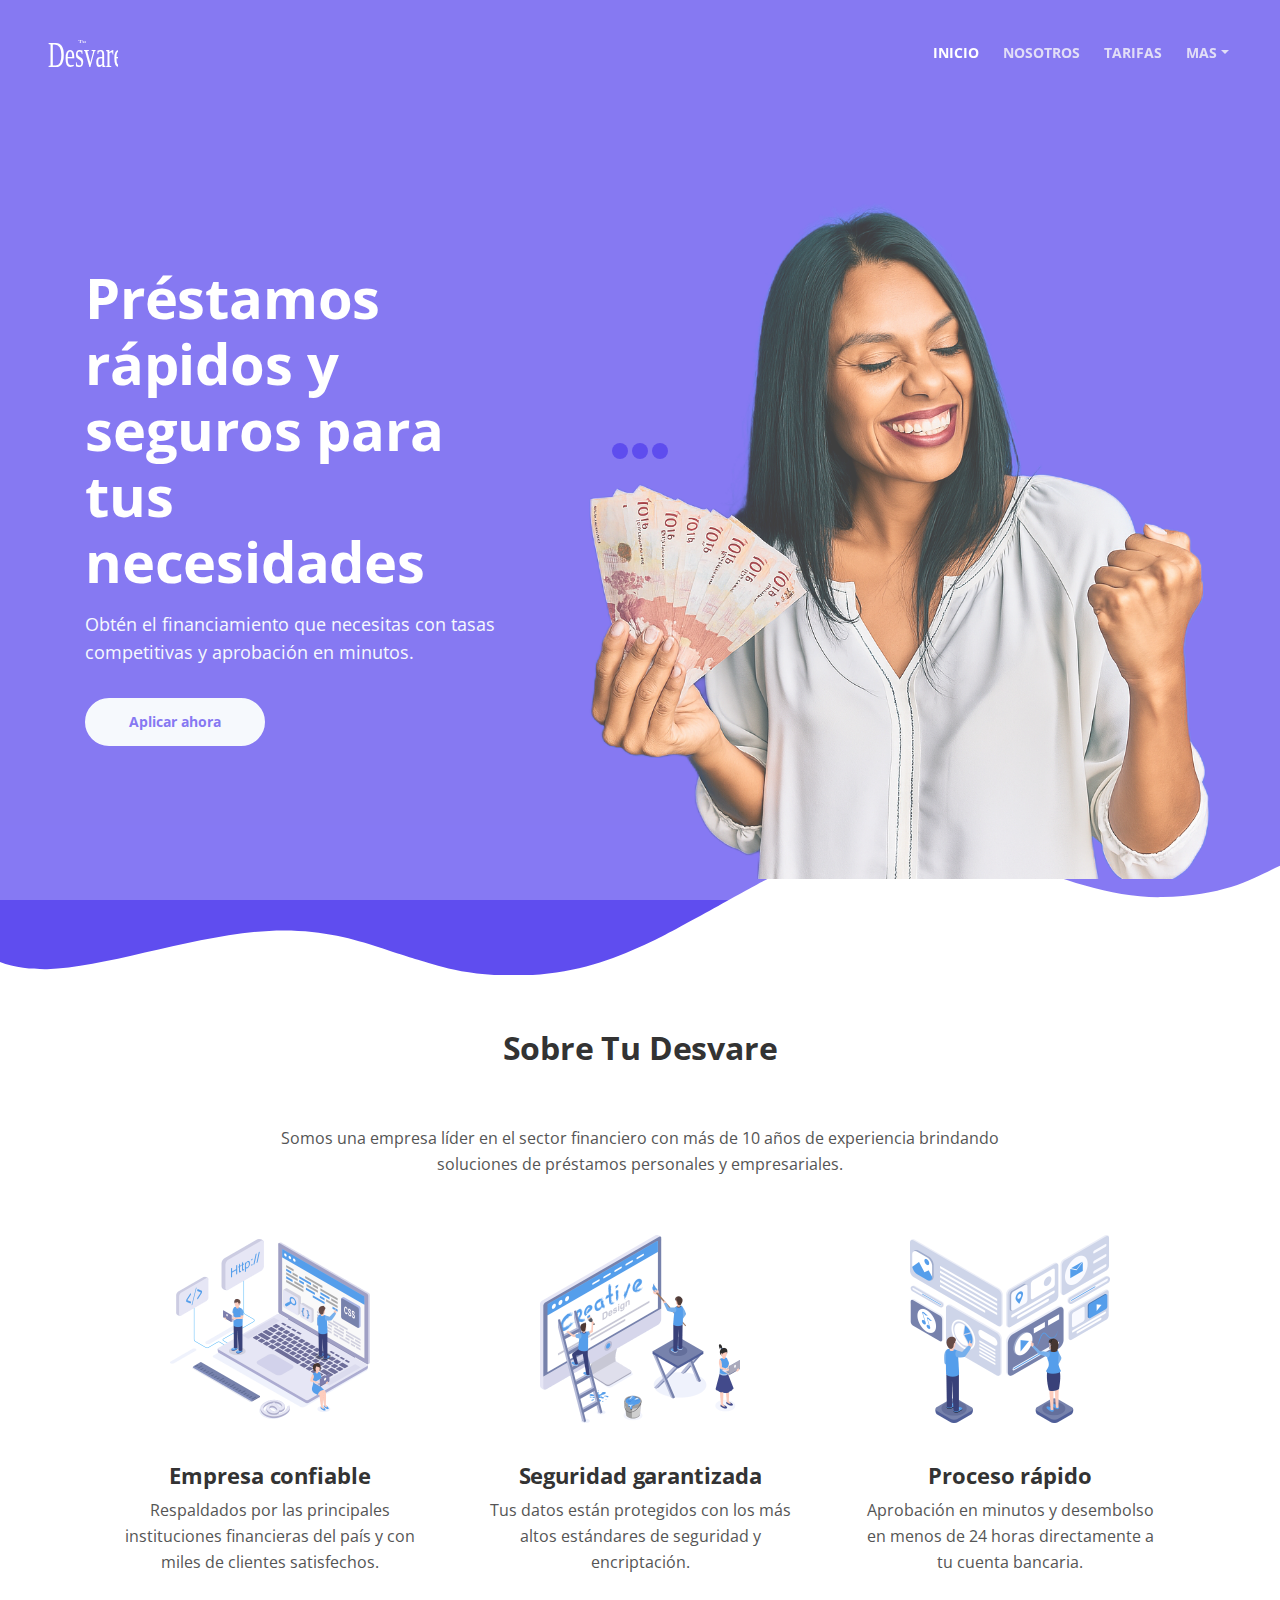
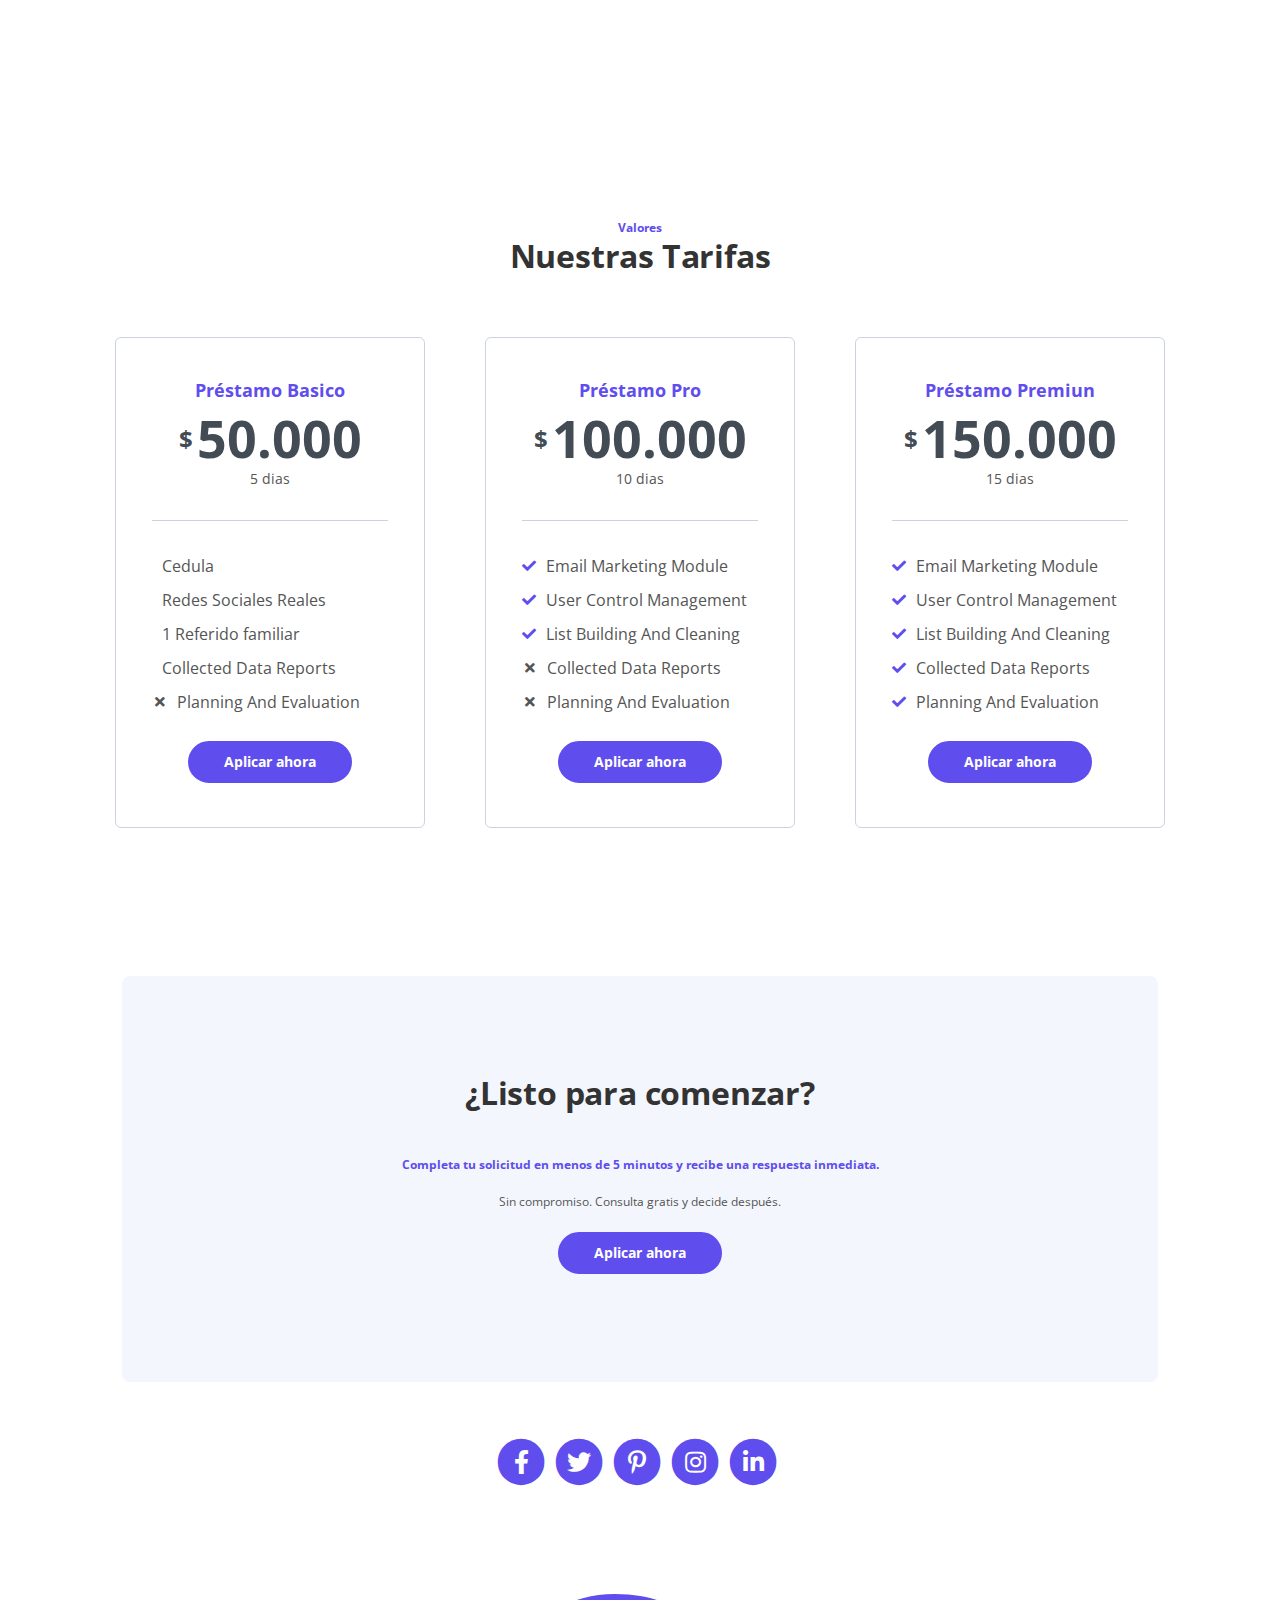
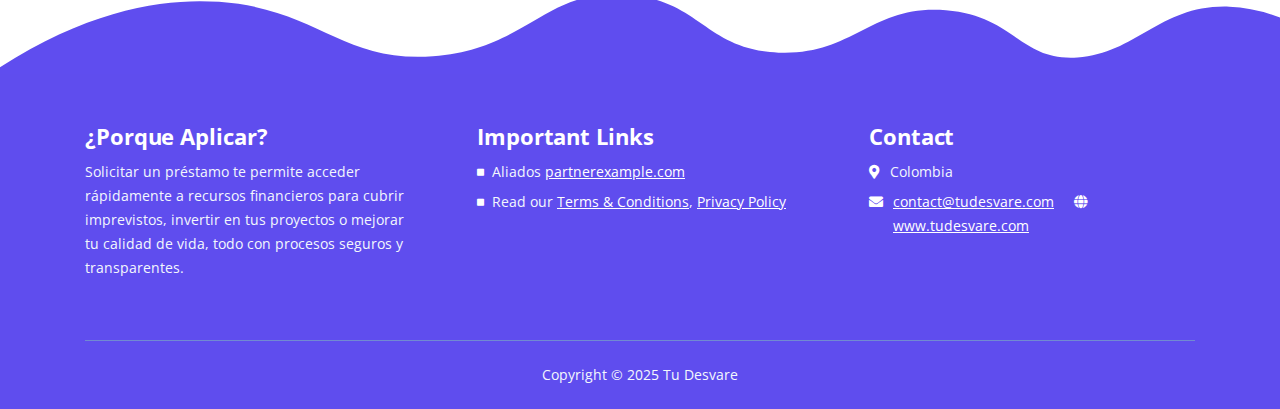
<file: index.html>
<!DOCTYPE html>
<html lang="en">
  <head>
    <meta charset="utf-8" />
    <meta
      name="viewport"
      content="width=device-width, initial-scale=1, shrink-to-fit=no"
    />

    <!-- SEO Meta Tags -->
    <meta
      name="description"
      content="Tu Desvare - Préstamos rápidos y seguros para tus necesidades"
    />
    <meta name="author" content="Inovatik" />

    <!-- OG Meta Tags to improve the way the post looks when you share the page on LinkedIn, Facebook, Google+ -->
    <meta property="og:site_name" content="" />
    <!-- website name -->
    <meta property="og:site" content="" />
    <!-- website link -->
    <meta property="og:title" content="" />
    <!-- title shown in the actual shared post -->
    <meta property="og:description" content="" />
    <!-- description shown in the actual shared post -->
    <meta property="og:image" content="" />
    <!-- image link, make sure it's jpg -->
    <meta property="og:url" content="" />
    <!-- where do you want your post to link to -->
    <meta property="og:type" content="article" />

    <!-- Website Title -->
    <title>Tu Desvare</title>

    <!-- Styles -->
    <link
      href="https://fonts.googleapis.com/css?family=Open+Sans:400,400i,700&display=swap&subset=latin-ext"
      rel="stylesheet"
    />
    <link href="css/bootstrap.css" rel="stylesheet" />
    <link href="css/fontawesome-all.css" rel="stylesheet" />
    <link href="css/swiper.css" rel="stylesheet" />
    <link href="css/magnific-popup.css" rel="stylesheet" />
    <link href="css/styles.css" rel="stylesheet" />

    <!-- Favicon  -->
    <link rel="icon" href="images/favicon.png" />
  </head>
  <body data-spy="scroll" data-target=".fixed-top">
    <!-- Preloader -->
    <div class="spinner-wrapper">
      <div class="spinner">
        <div class="bounce1"></div>
        <div class="bounce2"></div>
        <div class="bounce3"></div>
      </div>
    </div>
    <!-- end of preloader -->

    <!-- Navigation -->
    <nav class="navbar navbar-expand-lg navbar-dark navbar-custom fixed-top">
      <div class="container">
        <!-- Text Logo - Use this if you don't have a graphic logo -->
        <!-- <a class="navbar-brand logo-text page-scroll" href="index.html">Tivo</a> -->

        <!-- Image Logo -->
        <a class="navbar-brand logo-image" href="index.html"
          ><img src="images/logov1.svg" alt="alternative"
        /></a>

        <!-- Mobile Menu Toggle Button -->
        <button
          class="navbar-toggler"
          type="button"
          data-toggle="collapse"
          data-target="#navbarsExampleDefault"
          aria-controls="navbarsExampleDefault"
          aria-expanded="false"
          aria-label="Toggle navigation"
        >
          <span class="navbar-toggler-awesome fas fa-bars"></span>
          <span class="navbar-toggler-awesome fas fa-times"></span>
        </button>
        <!-- end of mobile menu toggle button -->

        <div class="collapse navbar-collapse" id="navbarsExampleDefault">
          <ul class="navbar-nav ml-auto">
            <li class="nav-item">
              <a class="nav-link page-scroll" href="#header"
                >INICIO <span class="sr-only">(current)</span></a
              >
            </li>
            <li class="nav-item">
              <a class="nav-link page-scroll" href="#about">NOSOTROS</a>
            </li>
            <li class="nav-item">
              <a class="nav-link page-scroll" href="#pricing">TARIFAS</a>
            </li>

            <!-- Dropdown Menu -->
            <li class="nav-item dropdown">
              <a
                class="nav-link dropdown-toggle page-scroll"
                href="#video"
                id="navbarDropdown"
                role="button"
                aria-haspopup="true"
                aria-expanded="false"
                >MAS</a
              >
              <div class="dropdown-menu" aria-labelledby="navbarDropdown">
                <div class="dropdown-items-divide-hr"></div>
                <a class="dropdown-item" href="terms-conditions.html"
                  ><span class="item-text">TERMINOS Y CONDICIONES</span></a
                >
                <div class="dropdown-items-divide-hr"></div>
                <a class="dropdown-item" href="privacy-policy.html"
                  ><span class="item-text">POLITICA DE PRIVACIDAD</span></a
                >
              </div>
            </li>
            <!-- end of dropdown menu -->
          </ul>
          <!--span class="nav-item">
                    <a class="btn-outline-sm" href="log-in.html">LOG IN</a>
                </span-->
        </div>
      </div>
      <!-- end of container -->
    </nav>
    <!-- end of navbar -->
    <!-- end of navigation -->

    <!-- Header -->
    <header id="header" class="header">
      <div class="header-content">
        <div class="container">
          <div class="row">
            <div class="col-lg-6 col-xl-5">
              <div class="text-container">
                <h1>Préstamos rápidos y seguros para tus necesidades</h1>
                <p class="p-large">
                  Obtén el financiamiento que necesitas con tasas competitivas y
                  aprobación en minutos.
                </p>
                <a class="btn-solid-lg page-scroll" href="#pricing"
                  >Aplicar ahora</a
                >
              </div>
              <!-- end of text-container -->
            </div>
            <!-- end of col -->
            <div class="col-lg-6 col-xl-7">
              <div class="image-container">
                <div class="img-wrapper">
                  <img
                    class="img-fluid"
                    src="images/poster-1.png"
                    alt="alternative"
                  />
                </div>
                <!-- end of img-wrapper -->
              </div>
              <!-- end of image-container -->
            </div>
            <!-- end of col -->
          </div>
          <!-- end of row -->
        </div>
        <!-- end of container -->
      </div>
      <!-- end of header-content -->
    </header>
    <!-- end of header -->
    <svg
      class="header-frame"
      data-name="Layer 1"
      xmlns="http://www.w3.org/2000/svg"
      preserveAspectRatio="none"
      viewBox="0 0 1920 310"
    >
      <defs>
        <style>
          .cls-1 {
            fill: #5f4def;
          }
        </style>
      </defs>
      <title>header-frame</title>
      <path
        class="cls-1"
        d="M0,283.054c22.75,12.98,53.1,15.2,70.635,14.808,92.115-2.077,238.3-79.9,354.895-79.938,59.97-.019,106.17,18.059,141.58,34,47.778,21.511,47.778,21.511,90,38.938,28.418,11.731,85.344,26.169,152.992,17.971,68.127-8.255,115.933-34.963,166.492-67.393,37.467-24.032,148.6-112.008,171.753-127.963,27.951-19.26,87.771-81.155,180.71-89.341,72.016-6.343,105.479,12.388,157.434,35.467,69.73,30.976,168.93,92.28,256.514,89.405,100.992-3.315,140.276-41.7,177-64.9V0.24H0V283.054Z"
      />
    </svg>
    <!-- end of header -->

    <!-- Description -->
    <div id="about" class="cards-1">
      <div class="container">
        <div class="row">
          <div class="col-lg-12">
            <h2 class="h2-heading">Sobre Tu Desvare</h2>
            <p class="p-heading">
              Somos una empresa líder en el sector financiero con más de 10 años
              de experiencia brindando soluciones de préstamos personales y
              empresariales.
            </p>
          </div>
          <!-- end of col -->
        </div>
        <!-- end of row -->
        <div class="row">
          <div class="col-lg-12">
            <!-- Card -->
            <div class="card">
              <div class="card-image">
                <img
                  class="img-fluid"
                  src="images/description-1.png"
                  alt="alternative"
                />
              </div>
              <div class="card-body">
                <h4 class="card-title">Empresa confiable</h4>
                <p>
                  Respaldados por las principales instituciones financieras del
                  país y con miles de clientes satisfechos.
                </p>
              </div>
            </div>
            <!-- end of card -->

            <!-- Card -->
            <div class="card">
              <div class="card-image">
                <img
                  class="img-fluid"
                  src="images/description-2.png"
                  alt="alternative"
                />
              </div>
              <div class="card-body">
                <h4 class="card-title">Seguridad garantizada</h4>
                <p>
                  Tus datos están protegidos con los más altos estándares de
                  seguridad y encriptación.
                </p>
              </div>
            </div>
            <!-- end of card -->

            <!-- Card -->
            <div class="card">
              <div class="card-image">
                <img
                  class="img-fluid"
                  src="images/description-3.png"
                  alt="alternative"
                />
              </div>
              <div class="card-body">
                <h4 class="card-title">Proceso rápido</h4>
                <p>
                  Aprobación en minutos y desembolso en menos de 24 horas
                  directamente a tu cuenta bancaria.
                </p>
              </div>
            </div>
            <!-- end of card -->
          </div>
          <!-- end of col -->
        </div>
        <!-- end of row -->
      </div>
      <!-- end of container -->
    </div>
    <!-- end of cards-1 -->
    <!-- end of description -->

    <!-- Details Lightboxes -->
    <!-- Details Lightbox 1 -->
    <div
      id="details-lightbox-1"
      class="lightbox-basic zoom-anim-dialog mfp-hide"
    >
      <div class="container">
        <div class="row">
          <button title="Close (Esc)" type="button" class="mfp-close x-button">
            ×
          </button>
          <div class="col-lg-8">
            <div class="image-container">
              <img
                class="img-fluid"
                src="images/details-lightbox.png"
                alt="alternative"
              />
            </div>
            <!-- end of image-container -->
          </div>
          <!-- end of col -->
          <div class="col-lg-4">
            <h3>List Building</h3>
            <hr />
            <h5>Core service</h5>
            <p>
              It's very easy to start using Tivo. You just need to fill out and
              submit the Sign Up Form and you will receive access to the app.
            </p>
            <ul class="list-unstyled li-space-lg">
              <li class="media">
                <i class="fas fa-square"></i>
                <div class="media-body">List building framework</div>
              </li>
              <li class="media">
                <i class="fas fa-square"></i>
                <div class="media-body">Easy database browsing</div>
              </li>
              <li class="media">
                <i class="fas fa-square"></i>
                <div class="media-body">User administration</div>
              </li>
              <li class="media">
                <i class="fas fa-square"></i>
                <div class="media-body">Automate user signup</div>
              </li>
              <li class="media">
                <i class="fas fa-square"></i>
                <div class="media-body">Quick formatting tools</div>
              </li>
              <li class="media">
                <i class="fas fa-square"></i>
                <div class="media-body">Fast email checking</div>
              </li>
            </ul>
            <a class="btn-solid-reg mfp-close" href="sign-up.html">SIGN UP</a>
            <a class="btn-outline-reg mfp-close as-button" href="#screenshots"
              >BACK</a
            >
          </div>
          <!-- end of col -->
        </div>
        <!-- end of row -->
      </div>
      <!-- end of container -->
    </div>
    <!-- end of lightbox-basic -->
    <!-- end of details lightbox 1 -->

    <!-- Details Lightbox 2 -->
    <div
      id="details-lightbox-2"
      class="lightbox-basic zoom-anim-dialog mfp-hide"
    >
      <div class="container">
        <div class="row">
          <button title="Close (Esc)" type="button" class="mfp-close x-button">
            ×
          </button>
          <div class="col-lg-8">
            <div class="image-container">
              <img
                class="img-fluid"
                src="images/details-lightbox.png"
                alt="alternative"
              />
            </div>
            <!-- end of image-container -->
          </div>
          <!-- end of col -->
          <div class="col-lg-4">
            <h3>Campaign Monitoring</h3>
            <hr />
            <h5>Core service</h5>
            <p>
              It's very easy to start using Tivo. You just need to fill out and
              submit the Sign Up Form and you will receive access to the app.
            </p>
            <ul class="list-unstyled li-space-lg">
              <li class="media">
                <i class="fas fa-square"></i>
                <div class="media-body">List building framework</div>
              </li>
              <li class="media">
                <i class="fas fa-square"></i>
                <div class="media-body">Easy database browsing</div>
              </li>
              <li class="media">
                <i class="fas fa-square"></i>
                <div class="media-body">User administration</div>
              </li>
              <li class="media">
                <i class="fas fa-square"></i>
                <div class="media-body">Automate user signup</div>
              </li>
              <li class="media">
                <i class="fas fa-square"></i>
                <div class="media-body">Quick formatting tools</div>
              </li>
              <li class="media">
                <i class="fas fa-square"></i>
                <div class="media-body">Fast email checking</div>
              </li>
            </ul>
            <a class="btn-solid-reg mfp-close" href="sign-up.html">SIGN UP</a>
            <a class="btn-outline-reg mfp-close as-button" href="#screenshots"
              >BACK</a
            >
          </div>
          <!-- end of col -->
        </div>
        <!-- end of row -->
      </div>
      <!-- end of container -->
    </div>
    <!-- end of lightbox-basic -->
    <!-- end of details lightbox 2 -->

    <!-- Details Lightbox 3 -->
    <div
      id="details-lightbox-3"
      class="lightbox-basic zoom-anim-dialog mfp-hide"
    >
      <div class="container">
        <div class="row">
          <button title="Close (Esc)" type="button" class="mfp-close x-button">
            ×
          </button>
          <div class="col-lg-8">
            <div class="image-container">
              <img
                class="img-fluid"
                src="images/details-lightbox.png"
                alt="alternative"
              />
            </div>
            <!-- end of image-container -->
          </div>
          <!-- end of col -->
          <div class="col-lg-4">
            <h3>Analytics Tools</h3>
            <hr />
            <h5>Core service</h5>
            <p>
              It's very easy to start using Tivo. You just need to fill out and
              submit the Sign Up Form and you will receive access to the app.
            </p>
            <ul class="list-unstyled li-space-lg">
              <li class="media">
                <i class="fas fa-square"></i>
                <div class="media-body">List building framework</div>
              </li>
              <li class="media">
                <i class="fas fa-square"></i>
                <div class="media-body">Easy database browsing</div>
              </li>
              <li class="media">
                <i class="fas fa-square"></i>
                <div class="media-body">User administration</div>
              </li>
              <li class="media">
                <i class="fas fa-square"></i>
                <div class="media-body">Automate user signup</div>
              </li>
              <li class="media">
                <i class="fas fa-square"></i>
                <div class="media-body">Quick formatting tools</div>
              </li>
              <li class="media">
                <i class="fas fa-square"></i>
                <div class="media-body">Fast email checking</div>
              </li>
            </ul>
            <a class="btn-solid-reg mfp-close" href="sign-up.html">SIGN UP</a>
            <a class="btn-outline-reg mfp-close as-button" href="#screenshots"
              >BACK</a
            >
          </div>
          <!-- end of col -->
        </div>
        <!-- end of row -->
      </div>
      <!-- end of container -->
    </div>
    <!-- end of lightbox-basic -->
    <!-- end of details lightbox 3 -->
    <!-- end of details lightboxes -->

    <!-- Pricing -->
    <div id="pricing" class="cards-2">
      <div class="container">
        <div class="row">
          <div class="col-lg-12">
            <div class="above-heading">Valores</div>
            <h2 class="h2-heading">Nuestras Tarifas</h2>
          </div>
          <!-- end of col -->
        </div>
        <!-- end of row -->
        <div class="row">
          <div class="col-lg-12">
            <!-- Card-->
            <div class="card">
              <div class="card-body">
                <div class="card-title">Préstamo Basico</div>
                <div class="price">
                  <span class="currency">$</span
                  ><span class="value">50.000</span>
                </div>
                <div class="frequency">5 dias</div>
                <div class="divider"></div>
                <ul class="list-unstyled li-space-lg">
                  <li class="media">
                    <i class="bi bi-1-circle-fill"></i>
                    <div class="media-body">Cedula</div>
                  </li>
                  <li class="media">
                    <i class="bi bi-1-circle-fill"></i>
                    <div class="media-body">Redes Sociales Reales</div>
                  </li>
                  <li class="media">
                    <i class="bi bi-1-circle-fill"></i>
                    <div class="media-body">1 Referido familiar</div>
                  </li>
                  <li class="media">
                    <i class="bi bi-1-circle-fill"></i>
                    <div class="media-body">Collected Data Reports</div>
                  </li>
                  <li class="media">
                    <i class="fas fa-times"></i>
                    <div class="media-body">Planning And Evaluation</div>
                  </li>
                </ul>
                <div class="button-wrapper">
                  <a class="btn-solid-reg page-scroll" href="sign-up.html"
                    >Aplicar ahora</a
                  >
                </div>
              </div>
            </div>
            <!-- end of card -->
            <!-- end of card -->

            <!-- Card-->
            <div class="card">
              <div class="card-body">
                <div class="card-title">Préstamo Pro</div>
                <div class="price">
                  <span class="currency">$</span
                  ><span class="value">100.000</span>
                </div>
                <div class="frequency">10 dias</div>
                <div class="divider"></div>
                <ul class="list-unstyled li-space-lg">
                  <li class="media">
                    <i class="fas fa-check"></i>
                    <div class="media-body">Email Marketing Module</div>
                  </li>
                  <li class="media">
                    <i class="fas fa-check"></i>
                    <div class="media-body">User Control Management</div>
                  </li>
                  <li class="media">
                    <i class="fas fa-check"></i>
                    <div class="media-body">List Building And Cleaning</div>
                  </li>
                  <li class="media">
                    <i class="fas fa-times"></i>
                    <div class="media-body">Collected Data Reports</div>
                  </li>
                  <li class="media">
                    <i class="fas fa-times"></i>
                    <div class="media-body">Planning And Evaluation</div>
                  </li>
                </ul>
                <div class="button-wrapper">
                  <a class="btn-solid-reg page-scroll" href="sign-up.html"
                    >Aplicar ahora</a
                  >
                </div>
              </div>
            </div>
            <!-- end of card -->
            <!-- end of card -->

            <!-- Card-->
            <div class="card">
              <!--<div class="label">
                            <p class="best-value">Best Value</p>
                        </div> -->
              <div class="card-body">
                <div class="card-title">Préstamo Premiun</div>
                <div class="price">
                  <span class="currency">$</span
                  ><span class="value">150.000</span>
                </div>
                <div class="frequency">15 dias</div>
                <div class="divider"></div>
                <ul class="list-unstyled li-space-lg">
                  <li class="media">
                    <i class="fas fa-check"></i>
                    <div class="media-body">Email Marketing Module</div>
                  </li>
                  <li class="media">
                    <i class="fas fa-check"></i>
                    <div class="media-body">User Control Management</div>
                  </li>
                  <li class="media">
                    <i class="fas fa-check"></i>
                    <div class="media-body">List Building And Cleaning</div>
                  </li>
                  <li class="media">
                    <i class="fas fa-check"></i>
                    <div class="media-body">Collected Data Reports</div>
                  </li>
                  <li class="media">
                    <i class="fas fa-check"></i>
                    <div class="media-body">Planning And Evaluation</div>
                  </li>
                </ul>
                <div class="button-wrapper">
                  <a class="btn-solid-reg page-scroll" href="sign-up.html"
                    >Aplicar ahora</a
                  >
                </div>
              </div>
            </div>
            <!-- end of card -->
            <!-- end of card -->
          </div>
          <!-- end of col -->
        </div>
        <!-- end of row -->
      </div>
      <!-- end of container -->
    </div>
    <!-- end of cards-2 -->
    <!-- end of pricing -->

    <!-- Newsletter -->
    <div class="form">
      <div class="container">
        <div class="row">
          <div class="col-lg-12">
            <div class="text-container">
              <h2>¿Listo para comenzar?</h2>
              <div class="above-heading">
                Completa tu solicitud en menos de 5 minutos y recibe una
                respuesta inmediata.
              </div>

              <!-- Newsletter Form -->
              <form
                id="newsletterForm"
                data-toggle="validator"
                data-focus="false"
              >
                <div class="form-group"></div>
                <div class="form-group checkbox">
                  Sin compromiso. Consulta gratis y decide después.
                  <div class="help-block with-errors"></div>
                </div>
                <div class="form-group">
                  <a class="btn-solid-reg" href="#">Aplicar ahora</a>
                </div>
              </form>
              <!-- end of newsletter form -->
            </div>
            <!-- end of text-container -->
          </div>
          <!-- end of col -->
        </div>
        <!-- end of row -->
        <div class="row">
          <div class="col-lg-12">
            <div class="icon-container">
              <span class="fa-stack">
                <a href="#your-link">
                  <i class="fas fa-circle fa-stack-2x"></i>
                  <i class="fab fa-facebook-f fa-stack-1x"></i>
                </a>
              </span>
              <span class="fa-stack">
                <a href="#your-link">
                  <i class="fas fa-circle fa-stack-2x"></i>
                  <i class="fab fa-twitter fa-stack-1x"></i>
                </a>
              </span>
              <span class="fa-stack">
                <a href="#your-link">
                  <i class="fas fa-circle fa-stack-2x"></i>
                  <i class="fab fa-pinterest-p fa-stack-1x"></i>
                </a>
              </span>
              <span class="fa-stack">
                <a href="#your-link">
                  <i class="fas fa-circle fa-stack-2x"></i>
                  <i class="fab fa-instagram fa-stack-1x"></i>
                </a>
              </span>
              <span class="fa-stack">
                <a href="#your-link">
                  <i class="fas fa-circle fa-stack-2x"></i>
                  <i class="fab fa-linkedin-in fa-stack-1x"></i>
                </a>
              </span>
            </div>
            <!-- end of col -->
          </div>
          <!-- end of col -->
        </div>
        <!-- end of row -->
      </div>
      <!-- end of container -->
    </div>
    <!-- end of form -->
    <!-- end of newsletter -->

    <!-- Footer -->
    <svg
      class="footer-frame"
      data-name="Layer 2"
      xmlns="http://www.w3.org/2000/svg"
      preserveAspectRatio="none"
      viewBox="0 0 1920 79"
    >
      <defs>
        <style>
          .cls-2 {
            fill: #5f4def;
          }
        </style>
      </defs>
      <title>footer-frame</title>
      <path
        class="cls-2"
        d="M0,72.427C143,12.138,255.5,4.577,328.644,7.943c147.721,6.8,183.881,60.242,320.83,53.737,143-6.793,167.826-68.128,293-60.9,109.095,6.3,115.68,54.364,225.251,57.319,113.58,3.064,138.8-47.711,251.189-41.8,104.012,5.474,109.713,50.4,197.369,46.572,89.549-3.91,124.375-52.563,227.622-50.155A338.646,338.646,0,0,1,1920,23.467V79.75H0V72.427Z"
        transform="translate(0 -0.188)"
      />
    </svg>
    <div class="footer">
      <div class="container">
        <div class="row">
          <div class="col-md-4">
            <div class="footer-col first">
              <h4>¿Porque Aplicar?</h4>
              <p class="p-small">
                Solicitar un préstamo te permite acceder rápidamente a recursos
                financieros para cubrir imprevistos, invertir en tus proyectos o
                mejorar tu calidad de vida, todo con procesos seguros y
                transparentes.
              </p>
            </div>
          </div>
          <!-- end of col -->
          <div class="col-md-4">
            <div class="footer-col middle">
              <h4>Important Links</h4>
              <ul class="list-unstyled li-space-lg p-small">
                <li class="media">
                  <i class="fas fa-square"></i>
                  <div class="media-body">
                    Aliados
                    <a class="white" href="#your-link">partnerexample.com</a>
                  </div>
                </li>
                <li class="media">
                  <i class="fas fa-square"></i>
                  <div class="media-body">
                    Read our
                    <a class="white" href="terms-conditions.html"
                      >Terms & Conditions</a
                    >,
                    <a class="white" href="privacy-policy.html"
                      >Privacy Policy</a
                    >
                  </div>
                </li>
              </ul>
            </div>
          </div>
          <!-- end of col -->
          <div class="col-md-4">
            <div class="footer-col last">
              <h4>Contact</h4>
              <ul class="list-unstyled li-space-lg p-small">
                <li class="media">
                  <i class="fas fa-map-marker-alt"></i>
                  <div class="media-body">Colombia</div>
                </li>
                <li class="media">
                  <i class="fas fa-envelope"></i>
                  <div class="media-body">
                    <a class="white" href="mailto:contact@tivo.com"
                      >contact@tudesvare.com</a
                    >
                    <i class="fas fa-globe"></i
                    ><a class="white" href="#your-link">www.tudesvare.com</a>
                  </div>
                </li>
              </ul>
            </div>
          </div>
          <!-- end of col -->
        </div>
        <!-- end of row -->
      </div>
      <!-- end of container -->
    </div>
    <!-- end of footer -->
    <!-- end of footer -->

    <!-- Copyright -->
    <div class="copyright">
      <div class="container">
        <div class="row">
          <div class="col-lg-12">
            <p class="p-small">
              Copyright © 2025 <a href="https://inovatik.com">Tu Desvare</a>
            </p>
          </div>
          <!-- end of col -->
        </div>
        <!-- enf of row -->
      </div>
      <!-- end of container -->
    </div>
    <!-- end of copyright -->
    <!-- end of copyright -->

    <!-- Scripts -->
    <script src="js/jquery.min.js"></script>
    <!-- jQuery for Bootstrap's JavaScript plugins -->
    <script src="js/popper.min.js"></script>
    <!-- Popper tooltip library for Bootstrap -->
    <script src="js/bootstrap.min.js"></script>
    <!-- Bootstrap framework -->
    <script src="js/jquery.easing.min.js"></script>
    <!-- jQuery Easing for smooth scrolling between anchors -->
    <script src="js/swiper.min.js"></script>
    <!-- Swiper for image and text sliders -->
    <script src="js/jquery.magnific-popup.js"></script>
    <!-- Magnific Popup for lightboxes -->
    <script src="js/validator.min.js"></script>
    <!-- Validator.js - Bootstrap plugin that validates forms -->
    <script src="js/scripts.js"></script>
    <!-- Custom scripts -->
  </body>
</html>
</file>
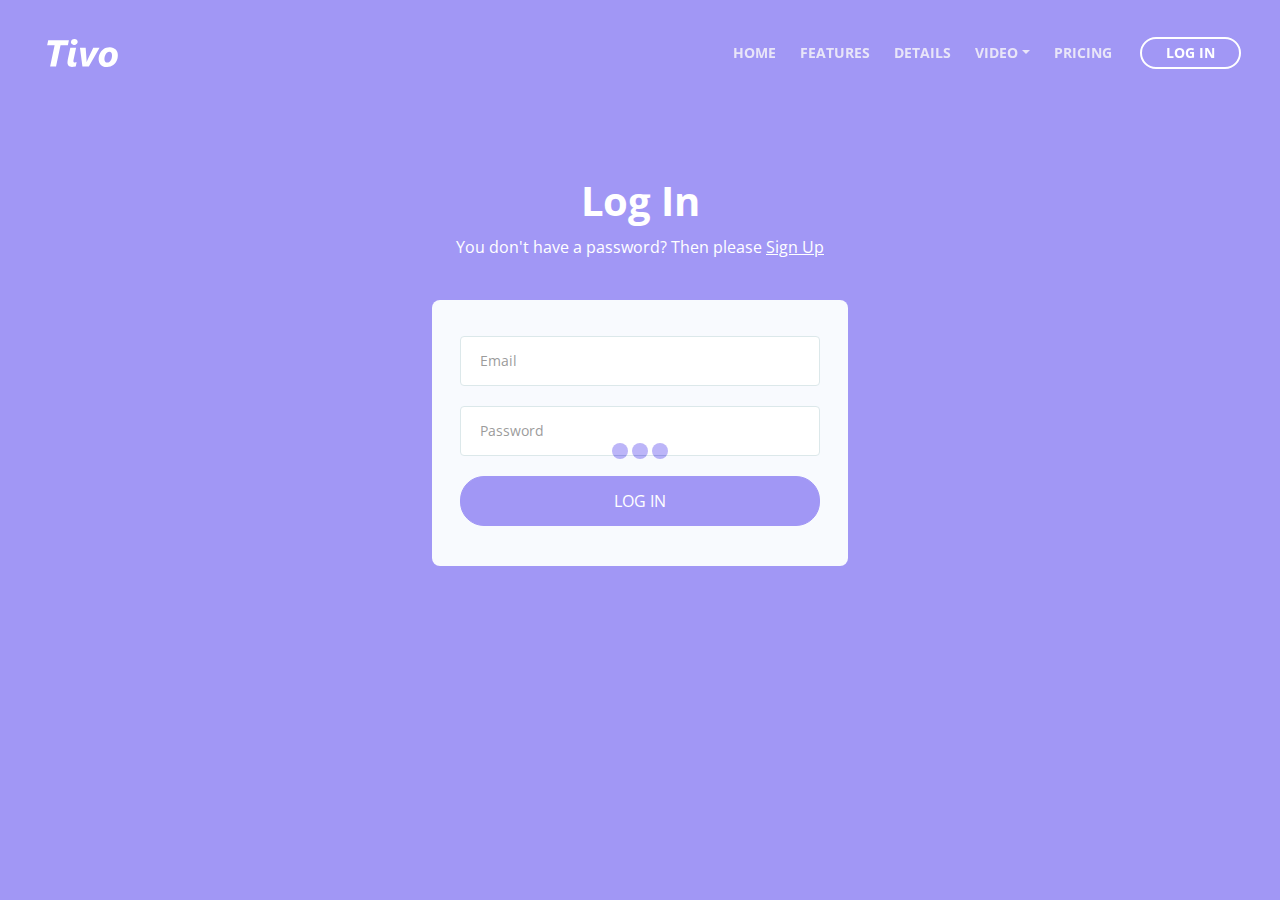
<file: log-in.html>
<!DOCTYPE html>
<html lang="en">
<head>
    <meta charset="utf-8">
    <meta name="viewport" content="width=device-width, initial-scale=1, shrink-to-fit=no">
    
    <!-- SEO Meta Tags -->
    <meta name="description" content="Tivo is a HTML landing page template built with Bootstrap to help you crate engaging presentations for SaaS apps and convert visitors into users.">
    <meta name="author" content="Inovatik">

    <!-- OG Meta Tags to improve the way the post looks when you share the page on LinkedIn, Facebook, Google+ -->
	<meta property="og:site_name" content="" /> <!-- website name -->
	<meta property="og:site" content="" /> <!-- website link -->
	<meta property="og:title" content=""/> <!-- title shown in the actual shared post -->
	<meta property="og:description" content="" /> <!-- description shown in the actual shared post -->
	<meta property="og:image" content="" /> <!-- image link, make sure it's jpg -->
	<meta property="og:url" content="" /> <!-- where do you want your post to link to -->
	<meta property="og:type" content="article" />

    <!-- Website Title -->
    <title>Log In - Tivo - SaaS App HTML Landing Page Template</title>
    
    <!-- Styles -->
    <link href="https://fonts.googleapis.com/css?family=Open+Sans:400,400i,700&display=swap&subset=latin-ext" rel="stylesheet">
    <link href="css/bootstrap.css" rel="stylesheet">
    <link href="css/fontawesome-all.css" rel="stylesheet">
    <link href="css/swiper.css" rel="stylesheet">
	<link href="css/magnific-popup.css" rel="stylesheet">
	<link href="css/styles.css" rel="stylesheet">
	
	<!-- Favicon  -->
    <link rel="icon" href="images/favicon.png">
</head>
<body data-spy="scroll" data-target=".fixed-top">
    
    <!-- Preloader -->
	<div class="spinner-wrapper">
        <div class="spinner">
            <div class="bounce1"></div>
            <div class="bounce2"></div>
            <div class="bounce3"></div>
        </div>
    </div>
    <!-- end of preloader -->
    

    <!-- Navigation -->
    <nav class="navbar navbar-expand-lg navbar-dark navbar-custom fixed-top">
        <div class="container">

            <!-- Text Logo - Use this if you don't have a graphic logo -->
            <!-- <a class="navbar-brand logo-text page-scroll" href="index.html">Tivo</a> -->

            <!-- Image Logo -->
            <a class="navbar-brand logo-image" href="index.html"><img src="images/logo.svg" alt="alternative"></a> 
            
            <!-- Mobile Menu Toggle Button -->
            <button class="navbar-toggler" type="button" data-toggle="collapse" data-target="#navbarsExampleDefault" aria-controls="navbarsExampleDefault" aria-expanded="false" aria-label="Toggle navigation">
                <span class="navbar-toggler-awesome fas fa-bars"></span>
                <span class="navbar-toggler-awesome fas fa-times"></span>
            </button>
            <!-- end of mobile menu toggle button -->

            <div class="collapse navbar-collapse" id="navbarsExampleDefault">
                <ul class="navbar-nav ml-auto">
                    <li class="nav-item">
                        <a class="nav-link page-scroll" href="index.html#header">HOME <span class="sr-only">(current)</span></a>
                    </li>
                    <li class="nav-item">
                        <a class="nav-link page-scroll" href="index.html#features">FEATURES</a>
                    </li>
                    <li class="nav-item">
                        <a class="nav-link page-scroll" href="index.html#details">DETAILS</a>
                    </li>

                    <!-- Dropdown Menu -->          
                    <li class="nav-item dropdown">
                        <a class="nav-link dropdown-toggle page-scroll" href="index.html#video" id="navbarDropdown" role="button" aria-haspopup="true" aria-expanded="false">VIDEO</a>
                        <div class="dropdown-menu" aria-labelledby="navbarDropdown">
                            <a class="dropdown-item" href="article-details.html"><span class="item-text">ARTICLE DETAILS</span></a>
                            <div class="dropdown-items-divide-hr"></div>
                            <a class="dropdown-item" href="terms-conditions.html"><span class="item-text">TERMS CONDITIONS</span></a>
                            <div class="dropdown-items-divide-hr"></div>
                            <a class="dropdown-item" href="privacy-policy.html"><span class="item-text">PRIVACY POLICY</span></a>
                        </div>
                    </li>
                    <!-- end of dropdown menu -->

                    <li class="nav-item">
                        <a class="nav-link page-scroll" href="index.html#pricing">PRICING</a>
                    </li>
                </ul>
                <span class="nav-item">
                    <a class="btn-outline-sm" href="log-in.html">LOG IN</a>
                </span>
            </div>
        </div> <!-- end of container -->
    </nav> <!-- end of navbar -->
    <!-- end of navigation -->


    <!-- Header -->
    <header id="header" class="ex-2-header">
        <div class="container">
            <div class="row">
                <div class="col-lg-12">
                    <h1>Log In</h1>
                   <p>You don't have a password? Then please <a class="white" href="sign-up.html">Sign Up</a></p> 
                    <!-- Sign Up Form -->
                    <div class="form-container">
                        <form id="logInForm" data-toggle="validator" data-focus="false">
                            <div class="form-group">
                                <input type="email" class="form-control-input" id="lemail" required>
                                <label class="label-control" for="lemail">Email</label>
                                <div class="help-block with-errors"></div>
                            </div>
                            <div class="form-group">
                                <input type="text" class="form-control-input" id="lpassword" required>
                                <label class="label-control" for="lpassword">Password</label>
                                <div class="help-block with-errors"></div>
                            </div>
                            <div class="form-group">
                                <button type="submit" class="form-control-submit-button">LOG IN</button>
                            </div>
                            <div class="form-message">
                                <div id="lmsgSubmit" class="h3 text-center hidden"></div>
                            </div>
                        </form>
                    </div> <!-- end of form container -->
                    <!-- end of sign up form -->

                </div> <!-- end of col -->
            </div> <!-- end of row -->
        </div> <!-- end of container -->
    </header> <!-- end of ex-header -->
    <!-- end of header -->


    <!-- Scripts -->
    <script src="js/jquery.min.js"></script> <!-- jQuery for Bootstrap's JavaScript plugins -->
    <script src="js/popper.min.js"></script> <!-- Popper tooltip library for Bootstrap -->
    <script src="js/bootstrap.min.js"></script> <!-- Bootstrap framework -->
    <script src="js/jquery.easing.min.js"></script> <!-- jQuery Easing for smooth scrolling between anchors -->
    <script src="js/swiper.min.js"></script> <!-- Swiper for image and text sliders -->
    <script src="js/jquery.magnific-popup.js"></script> <!-- Magnific Popup for lightboxes -->
    <script src="js/validator.min.js"></script> <!-- Validator.js - Bootstrap plugin that validates forms -->
    <script src="js/scripts.js"></script> <!-- Custom scripts -->
</body>
</html>
</file>
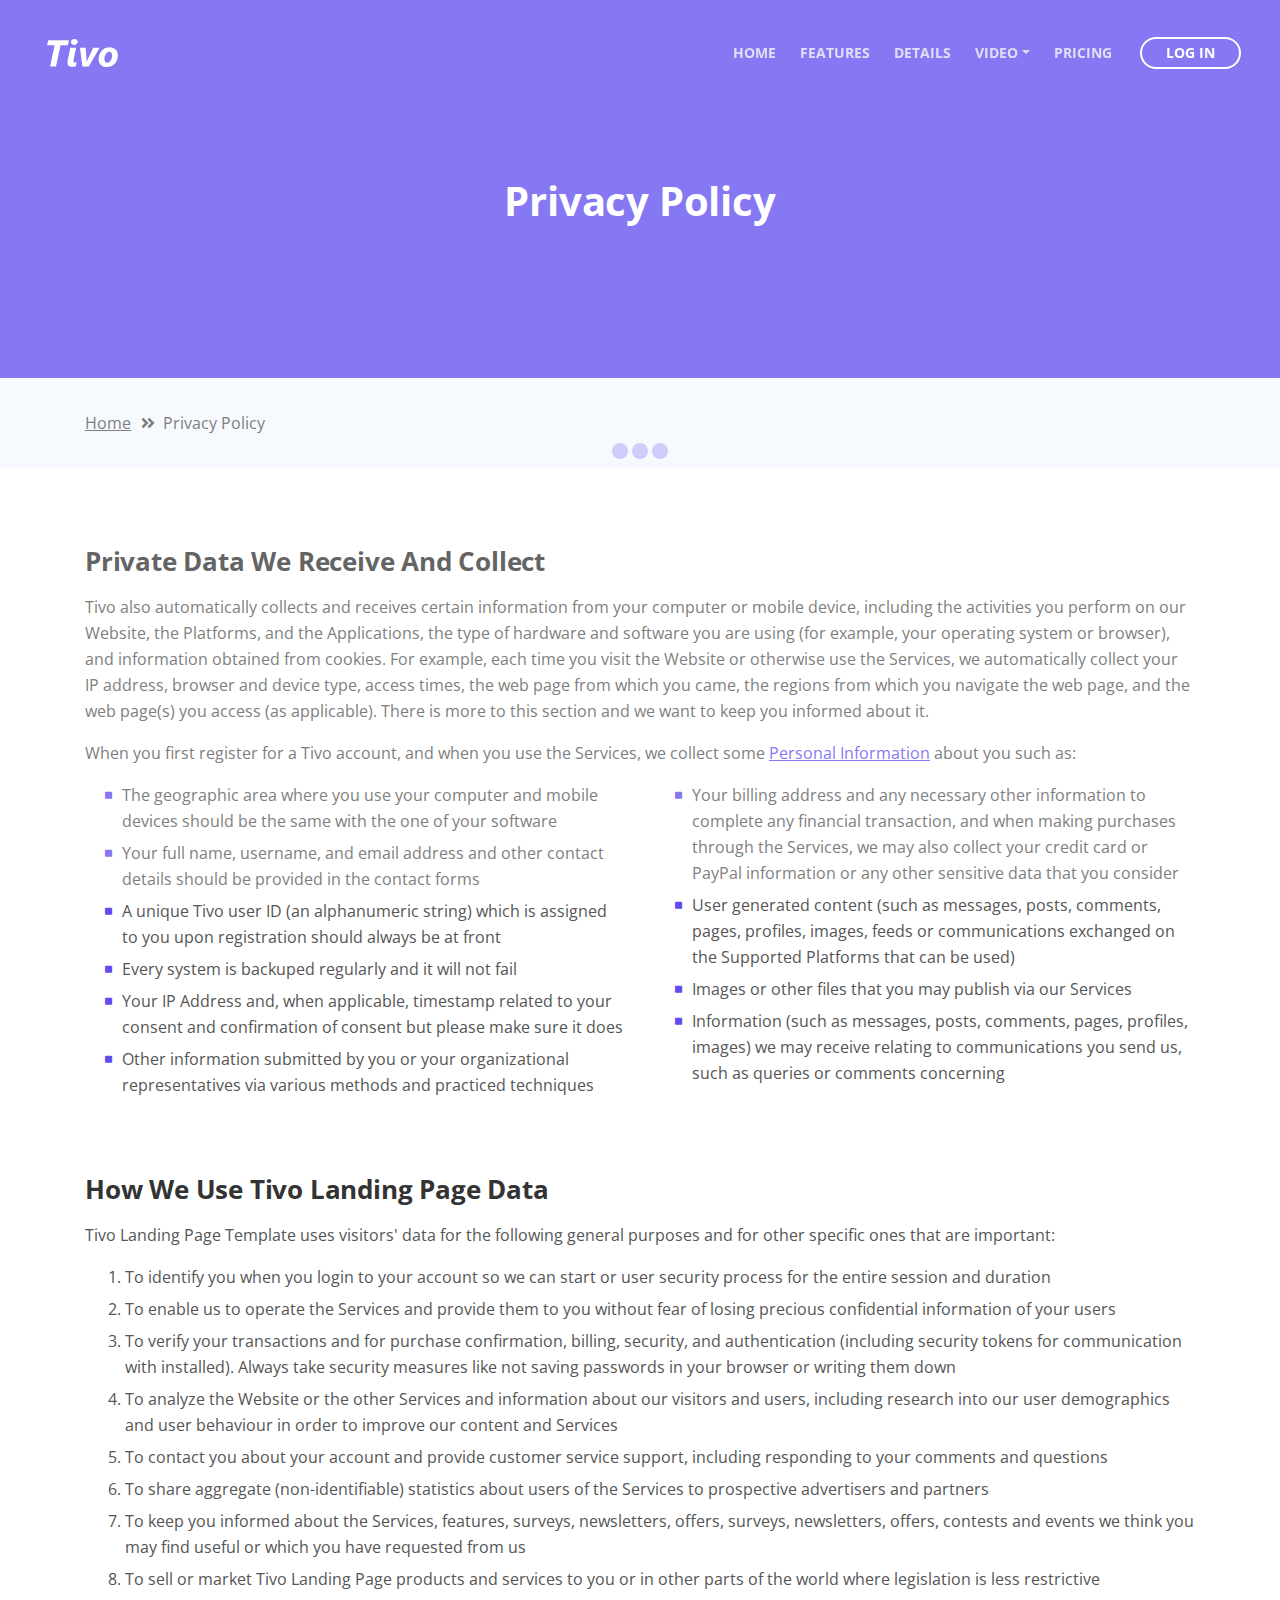
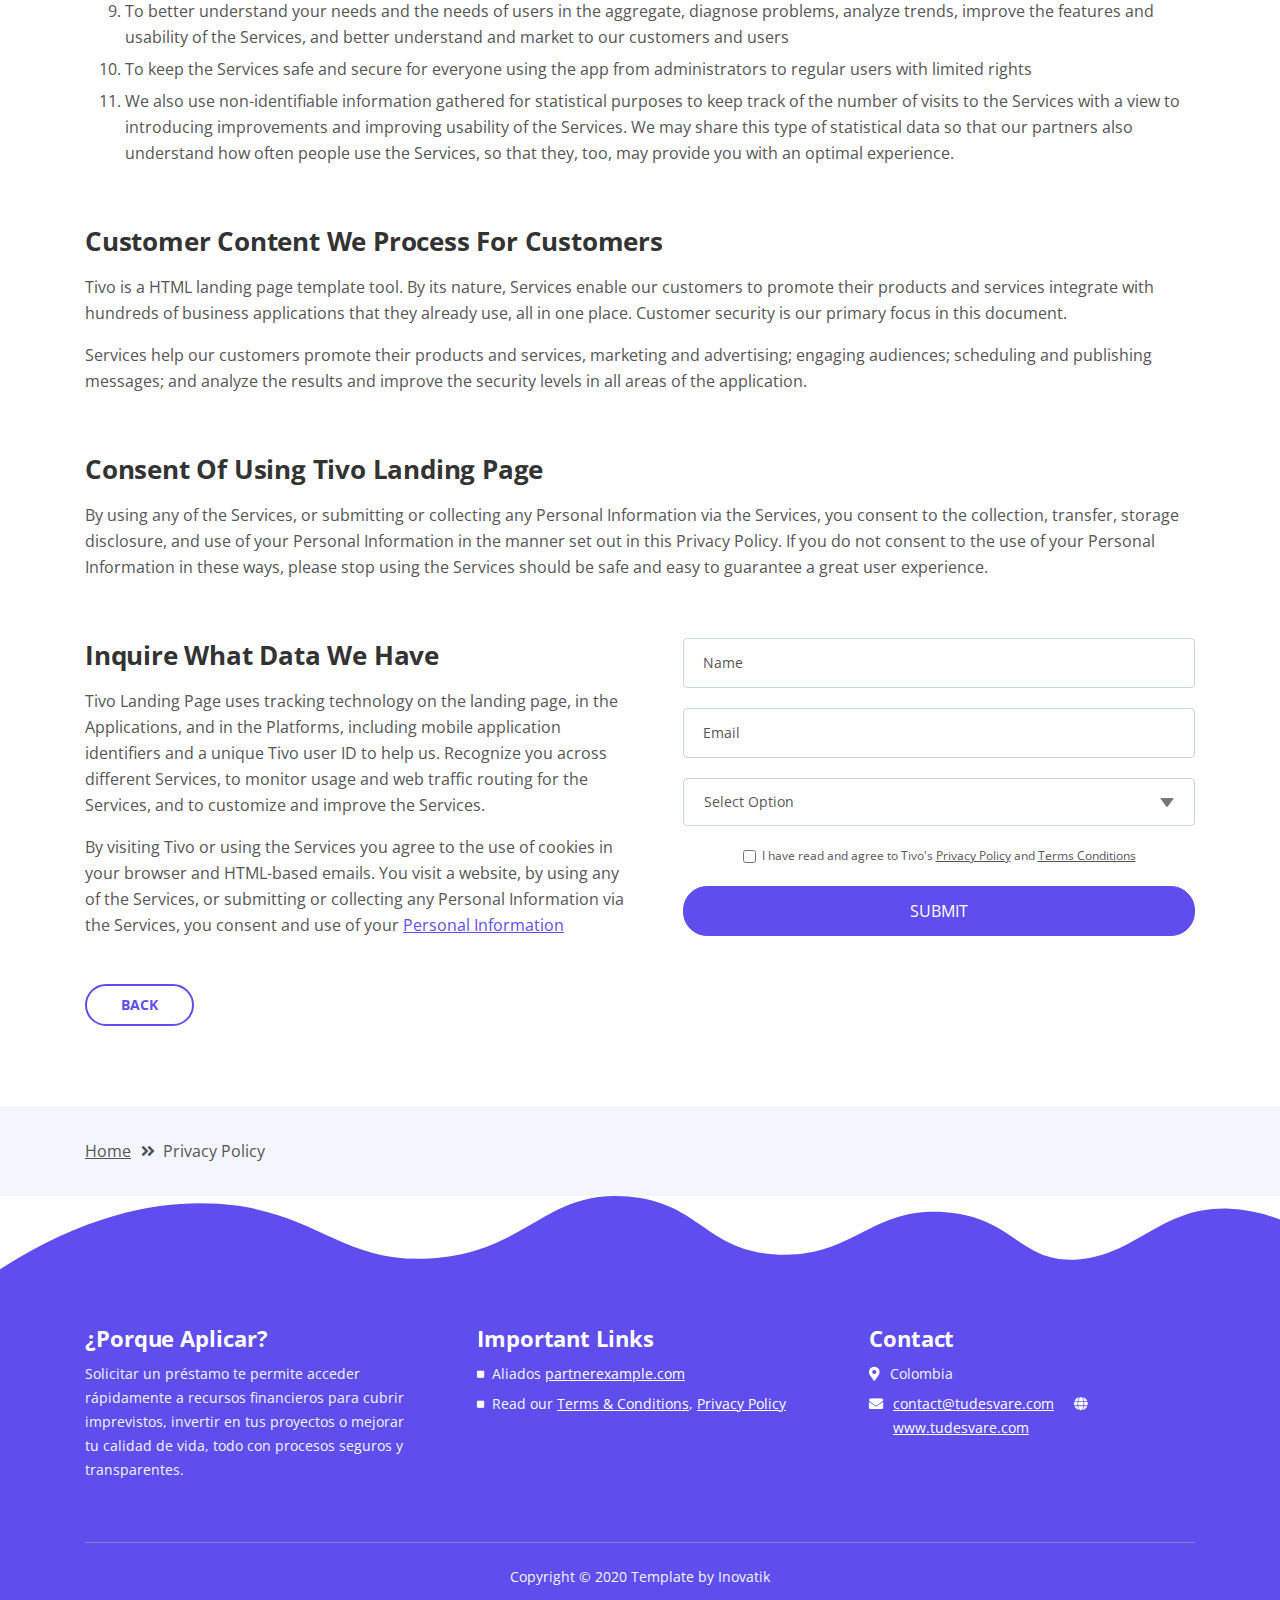
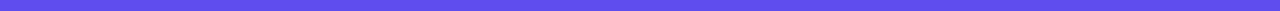
<file: privacy-policy.html>
<!DOCTYPE html>
<html lang="en">
<head>
    <meta charset="utf-8">
    <meta name="viewport" content="width=device-width, initial-scale=1, shrink-to-fit=no">
    
    <!-- SEO Meta Tags -->
    <meta name="description" content="">
    <meta name="author" content="">

    <!-- OG Meta Tags to improve the way the post looks when you share the page on LinkedIn, Facebook, Google+ -->
	<meta property="og:site_name" content="" /> <!-- website name -->
	<meta property="og:site" content="" /> <!-- website link -->
	<meta property="og:title" content=""/> <!-- title shown in the actual shared post -->
	<meta property="og:description" content="" /> <!-- description shown in the actual shared post -->
	<meta property="og:image" content="" /> <!-- image link, make sure it's jpg -->
	<meta property="og:url" content="" /> <!-- where do you want your post to link to -->
	<meta property="og:type" content="article" />

    <!-- Website Title -->
    <title>Privacy Policy - Tivo - SaaS App HTML Landing Page Template</title>
    
    <!-- Styles -->
    <link href="https://fonts.googleapis.com/css?family=Open+Sans:400,400i,700&display=swap&subset=latin-ext" rel="stylesheet">
    <link href="css/bootstrap.css" rel="stylesheet">
    <link href="css/fontawesome-all.css" rel="stylesheet">
    <link href="css/swiper.css" rel="stylesheet">
	<link href="css/magnific-popup.css" rel="stylesheet">
	<link href="css/styles.css" rel="stylesheet">
	
	<!-- Favicon  -->
    <link rel="icon" href="images/favicon.png">
</head>
<body data-spy="scroll" data-target=".fixed-top">
    
    <!-- Preloader -->
	<div class="spinner-wrapper">
        <div class="spinner">
            <div class="bounce1"></div>
            <div class="bounce2"></div>
            <div class="bounce3"></div>
        </div>
    </div>
    <!-- end of preloader -->
    

    <!-- Navigation -->
    <nav class="navbar navbar-expand-lg navbar-dark navbar-custom fixed-top">
        <div class="container">

            <!-- Text Logo - Use this if you don't have a graphic logo -->
            <!-- <a class="navbar-brand logo-text page-scroll" href="index.html">Tivo</a> -->

            <!-- Image Logo -->
            <a class="navbar-brand logo-image" href="index.html"><img src="images/logo.svg" alt="alternative"></a> 
            
            <!-- Mobile Menu Toggle Button -->
            <button class="navbar-toggler" type="button" data-toggle="collapse" data-target="#navbarsExampleDefault" aria-controls="navbarsExampleDefault" aria-expanded="false" aria-label="Toggle navigation">
                <span class="navbar-toggler-awesome fas fa-bars"></span>
                <span class="navbar-toggler-awesome fas fa-times"></span>
            </button>
            <!-- end of mobile menu toggle button -->

            <div class="collapse navbar-collapse" id="navbarsExampleDefault">
                <ul class="navbar-nav ml-auto">
                    <li class="nav-item">
                        <a class="nav-link page-scroll" href="index.html#header">HOME <span class="sr-only">(current)</span></a>
                    </li>
                    <li class="nav-item">
                        <a class="nav-link page-scroll" href="index.html#features">FEATURES</a>
                    </li>
                    <li class="nav-item">
                        <a class="nav-link page-scroll" href="index.html#details">DETAILS</a>
                    </li>

                    <!-- Dropdown Menu -->          
                    <li class="nav-item dropdown">
                        <a class="nav-link dropdown-toggle page-scroll" href="index.html#video" id="navbarDropdown" role="button" aria-haspopup="true" aria-expanded="false">VIDEO</a>
                        <div class="dropdown-menu" aria-labelledby="navbarDropdown">
                            <a class="dropdown-item" href="article-details.html"><span class="item-text">ARTICLE DETAILS</span></a>
                            <div class="dropdown-items-divide-hr"></div>
                            <a class="dropdown-item" href="terms-conditions.html"><span class="item-text">TERMS CONDITIONS</span></a>
                            <div class="dropdown-items-divide-hr"></div>
                            <a class="dropdown-item" href="privacy-policy.html"><span class="item-text">PRIVACY POLICY</span></a>
                        </div>
                    </li>
                    <!-- end of dropdown menu -->

                    <li class="nav-item">
                        <a class="nav-link page-scroll" href="index.html#pricing">PRICING</a>
                    </li>
                </ul>
                <span class="nav-item">
                    <a class="btn-outline-sm" href="log-in.html">LOG IN</a>
                </span>
            </div>
        </div> <!-- end of container -->
    </nav> <!-- end of navbar -->
    <!-- end of navigation -->


    <!-- Header -->
    <header id="header" class="ex-header">
        <div class="container">
            <div class="row">
                <div class="col-md-12">
                    <h1>Privacy Policy</h1>
                </div> <!-- end of col -->
            </div> <!-- end of row -->
        </div> <!-- end of container -->
    </header> <!-- end of ex-header -->
    <!-- end of header -->


    <!-- Breadcrumbs -->
    <div class="ex-basic-1">
        <div class="container">
            <div class="row">
                <div class="col-lg-12">
                    <div class="breadcrumbs">
                        <a href="index.html">Home</a><i class="fa fa-angle-double-right"></i><span>Privacy Policy</span>
                    </div> <!-- end of breadcrumbs -->
                </div> <!-- end of col -->
            </div> <!-- end of row -->
        </div> <!-- end of container -->
    </div> <!-- end of ex-basic-1 -->
    <!-- end of breadcrumbs -->


    <!-- Privacy Content -->
    <div class="ex-basic-2">
        <div class="container">
            <div class="row">
                <div class="col-lg-12">
                    <div class="text-container">
                        <h3>Private Data We Receive And Collect</h3>
                        <p>Tivo also automatically collects and receives certain information from your computer or mobile device, including the activities you perform on our Website, the Platforms, and the Applications, the type of hardware and software you are using (for example, your operating system or browser), and information obtained from cookies. For example, each time you visit the Website or otherwise use the Services, we automatically collect your IP address, browser and device type, access times, the web page from which you came, the regions from which you navigate the web page, and the web page(s) you access (as applicable). There is more to this section and we want to keep you informed about it.</p>
                        <p>When you first register for a Tivo account, and when you use the Services, we collect some <a class="blue" href="#your-link">Personal Information</a> about you such as:</p>
                        <div class="row">
                            <div class="col-md-6">
                                <ul class="list-unstyled li-space-lg indent">
                                    <li class="media">
                                        <i class="fas fa-square"></i>
                                        <div class="media-body">The geographic area where you use your computer and mobile devices should be the same with the one of your software</div>
                                    </li>
                                    <li class="media">
                                        <i class="fas fa-square"></i>
                                        <div class="media-body">Your full name, username, and email address and other contact details should be provided in the contact forms</div>
                                    </li>
                                    <li class="media">
                                        <i class="fas fa-square"></i>
                                        <div class="media-body">A unique Tivo user ID (an alphanumeric string) which is assigned to you upon registration should always be at front</div>
                                    </li>
                                    <li class="media">
                                        <i class="fas fa-square"></i>
                                        <div class="media-body">Every system is backuped regularly and it will not fail</div>
                                    </li>
                                    <li class="media">
                                        <i class="fas fa-square"></i>
                                        <div class="media-body">Your IP Address and, when applicable, timestamp related to your consent and confirmation of consent but please make sure it does</div>
                                    </li>
                                    <li class="media">
                                        <i class="fas fa-square"></i>
                                        <div class="media-body">Other information submitted by you or your organizational representatives via various methods and practiced techniques</div>
                                    </li>
                                </ul>
                            </div> <!-- end of col -->

                            <div class="col-md-6">
                                <ul class="list-unstyled li-space-lg indent">
                                    <li class="media">
                                        <i class="fas fa-square"></i>
                                        <div class="media-body">Your billing address and any necessary other information to complete any financial transaction, and when making purchases through the Services, we may also collect your credit card or PayPal information or any other sensitive data that you consider</div>
                                    </li>
                                    <li class="media">
                                        <i class="fas fa-square"></i>
                                        <div class="media-body">User generated content (such as messages, posts, comments, pages, profiles, images, feeds or communications exchanged on the Supported Platforms that can be used)</div>
                                    </li>
                                    <li class="media">
                                        <i class="fas fa-square"></i>
                                        <div class="media-body">Images or other files that you may publish via our Services</div>
                                    </li>
                                    <li class="media">
                                        <i class="fas fa-square"></i>
                                        <div class="media-body">Information (such as messages, posts, comments, pages, profiles, images) we may receive relating to communications you send us, such as queries or comments concerning</div>
                                    </li>
                                </ul>
                            </div> <!-- end of col -->
                        </div> <!-- end of row -->
                    </div> <!-- end of text-container-->
                    
                    <div class="text-container">
                        <h3>How We Use Tivo Landing Page Data</h3>
                        <p>Tivo Landing Page Template uses visitors' data for the following general purposes and for other specific ones that are important:</p>
                        <ol class="li-space-lg">
                            <li>To identify you when you login to your account so we can start or user security process for the entire session and duration</li>
                            <li>To enable us to operate the Services and provide them to you without fear of losing precious confidential information of your users</li>
                            <li>To verify your transactions and for purchase confirmation, billing, security, and authentication (including security tokens for communication with installed). Always take security measures like not saving passwords in your browser or writing them down</li>
                            <li>To analyze the Website or the other Services and information about our visitors and users, including research into our user demographics and user behaviour in order to improve our content and Services</li>
                            <li>To contact you about your account and provide customer service support, including responding to your comments and questions</li>
                            <li>To share aggregate (non-identifiable) statistics about users of the Services to prospective advertisers and partners</li>
                            <li>To keep you informed about the Services, features, surveys, newsletters, offers, surveys, newsletters, offers, contests and events we think you may find useful or which you have requested from us</li>
                            <li>To sell or market Tivo Landing Page products and services to you or in other parts of the world where legislation is less restrictive</li>
                            <li>To better understand your needs and the needs of users in the aggregate, diagnose problems, analyze trends, improve the features and usability of the Services, and better understand and market to our customers and users</li>
                            <li>To keep the Services safe and secure for everyone using the app from administrators to regular users with limited rights</li>
                            <li>We also use non-identifiable information gathered for statistical purposes to keep track of the number of visits to the Services with a view to introducing improvements and improving usability of the Services. We may share this type of statistical data so that our partners also understand how often people use the Services, so that they, too, may provide you with an optimal experience.</li>
                        </ol>
                    </div> <!-- end of text-container -->

                    <div class="text-container">
                        <h3>Customer Content We Process For Customers</h3>
                        <p>Tivo is a HTML landing page template tool. By its nature, Services enable our customers to promote their products and services integrate with hundreds of business applications that they already use, all in one place. Customer security is our primary focus in this document.</p>
                        <p>Services help our customers promote their products and services, marketing and advertising; engaging audiences; scheduling and publishing messages; and analyze the results and improve the security levels in all areas of the application.</p>
                    </div> <!-- end of text container -->

                    <div class="text-container">
                        <h3>Consent Of Using Tivo Landing Page</h3>
					    <p>By using any of the Services, or submitting or collecting any Personal Information via the Services, you consent to the collection, transfer, storage disclosure, and use of your Personal Information in the manner set out in this Privacy Policy. If you do not consent to the use of your Personal Information in these ways, please stop using the Services should be safe and easy to guarantee a great user experience.</p>
                    </div> <!-- end of text-container -->
                                       
                    <div class="row">
                        <div class="col-md-6">
                            <div class="text-container last">
                                <h3>Inquire What Data We Have</h3>
                                <p>Tivo Landing Page uses tracking technology on the landing page, in the Applications, and in the Platforms, including mobile application identifiers and a unique Tivo user ID to help us. Recognize you across different Services, to monitor usage and web traffic routing for the Services, and to customize and improve the Services.</p>
                                <p>By visiting Tivo or using the Services you agree to the use of cookies in your browser and HTML-based emails. You visit a website, by using any of the Services, or submitting or collecting any Personal Information via the Services, you consent and use of your <a class="blue" href="#your-link">Personal Information</a></p>
                            </div> <!-- end of text container -->
                        </div> <!-- end of col-->
                        <div class="col-md-6">

                            <!-- Privacy Form -->
                            <div class="form-container">
                                <form id="privacyForm" data-toggle="validator" data-focus="false">
                                    <div class="form-group">
                                        <input type="text" class="form-control-input" id="pname" required>
                                        <label class="label-control" for="pname">Name</label>
                                        <div class="help-block with-errors"></div>
                                    </div>
                                    <div class="form-group">
                                        <input type="email" class="form-control-input" id="pemail" required>
                                        <label class="label-control" for="pemail">Email</label>
                                        <div class="help-block with-errors"></div>
                                    </div>
                                    <div class="form-group">
                                        <select class="form-control-select" id="pselect" required>
                                            <option class="select-option" value="" disabled selected>Select Option</option>
                                            <option class="select-option" value="Delete data">Delete my data</option>
                                            <option class="select-option" value="Show me data">Show me my data</option>
                                        </select>
                                        <div class="help-block with-errors"></div>
                                    </div>
                                    <div class="form-group checkbox">
                                        <input type="checkbox" id="pterms" value="Agreed-to-Terms" required>I have read and agree to Tivo's <a href="privacy-policy.html">Privacy Policy</a> and <a href="terms-conditions.html">Terms Conditions</a>
                                        <div class="help-block with-errors"></div>
                                    </div>
                                    <div class="form-group">
                                        <button type="submit" class="form-control-submit-button">SUBMIT</button>
                                    </div>
                                    <div class="form-message">
                                        <div id="pmsgSubmit" class="h3 text-center hidden"></div>
                                    </div>
                                </form>
                            </div> <!-- end of form container -->
                            <!-- end of privacy form -->

                        </div> <!-- end of col--> 
                    </div> <!-- end of row -->
                    <a class="btn-outline-reg" href="index.html">BACK</a>
                </div> <!-- end of col-->
            </div> <!-- end of row -->
        </div> <!-- end of container -->
    </div> <!-- end of ex-basic-2 -->
    <!-- end of privacy content -->


    <!-- Breadcrumbs -->
    <div class="ex-basic-1">
        <div class="container">
            <div class="row">
                <div class="col-lg-12">
                    <div class="breadcrumbs">
                        <a href="index.html">Home</a><i class="fa fa-angle-double-right"></i><span>Privacy Policy</span>
                    </div> <!-- end of breadcrumbs -->
                </div> <!-- end of col -->
            </div> <!-- end of row -->
        </div> <!-- end of container -->
    </div> <!-- end of ex-basic-1 -->
    <!-- end of breadcrumbs -->

    
    <!-- Footer -->
   <!-- Footer -->
    <svg
      class="footer-frame"
      data-name="Layer 2"
      xmlns="http://www.w3.org/2000/svg"
      preserveAspectRatio="none"
      viewBox="0 0 1920 79"
    >
      <defs>
        <style>
          .cls-2 {
            fill: #5f4def;
          }
        </style>
      </defs>
      <title>footer-frame</title>
      <path
        class="cls-2"
        d="M0,72.427C143,12.138,255.5,4.577,328.644,7.943c147.721,6.8,183.881,60.242,320.83,53.737,143-6.793,167.826-68.128,293-60.9,109.095,6.3,115.68,54.364,225.251,57.319,113.58,3.064,138.8-47.711,251.189-41.8,104.012,5.474,109.713,50.4,197.369,46.572,89.549-3.91,124.375-52.563,227.622-50.155A338.646,338.646,0,0,1,1920,23.467V79.75H0V72.427Z"
        transform="translate(0 -0.188)"
      />
    </svg>
    <div class="footer">
      <div class="container">
        <div class="row">
          <div class="col-md-4">
            <div class="footer-col first">
              <h4>¿Porque Aplicar?</h4>
              <p class="p-small">
                Solicitar un préstamo te permite acceder rápidamente a recursos
                financieros para cubrir imprevistos, invertir en tus proyectos o
                mejorar tu calidad de vida, todo con procesos seguros y
                transparentes.
              </p>
            </div>
          </div>
          <!-- end of col -->
          <div class="col-md-4">
            <div class="footer-col middle">
              <h4>Important Links</h4>
              <ul class="list-unstyled li-space-lg p-small">
                <li class="media">
                  <i class="fas fa-square"></i>
                  <div class="media-body">
                    Aliados
                    <a class="white" href="#your-link">partnerexample.com</a>
                  </div>
                </li>
                <li class="media">
                  <i class="fas fa-square"></i>
                  <div class="media-body">
                    Read our
                    <a class="white" href="terms-conditions.html"
                      >Terms & Conditions</a
                    >,
                    <a class="white" href="privacy-policy.html"
                      >Privacy Policy</a
                    >
                  </div>
                </li>
              </ul>
            </div>
          </div>
          <!-- end of col -->
          <div class="col-md-4">
            <div class="footer-col last">
              <h4>Contact</h4>
              <ul class="list-unstyled li-space-lg p-small">
                <li class="media">
                  <i class="fas fa-map-marker-alt"></i>
                  <div class="media-body">Colombia</div>
                </li>
                <li class="media">
                  <i class="fas fa-envelope"></i>
                  <div class="media-body">
                    <a class="white" href="mailto:contact@tivo.com"
                      >contact@tudesvare.com</a
                    >
                    <i class="fas fa-globe"></i
                    ><a class="white" href="#your-link">www.tudesvare.com</a>
                  </div>
                </li>
              </ul>
            </div>
          </div>
          <!-- end of col -->
        </div>
        <!-- end of row -->
      </div>
      <!-- end of container -->
    </div>
    <!-- end of footer -->
    


    <!-- Copyright -->
    <div class="copyright">
        <div class="container">
            <div class="row">
                <div class="col-lg-12">
                    <p class="p-small">Copyright © 2020 <a href="https://inovatik.com">Template by Inovatik</a></p>
                </div> <!-- end of col -->
            </div> <!-- enf of row -->
        </div> <!-- end of container -->
    </div> <!-- end of copyright --> 
    <!-- end of copyright -->
    
    	
    <!-- Scripts -->
    <script src="js/jquery.min.js"></script> <!-- jQuery for Bootstrap's JavaScript plugins -->
    <script src="js/popper.min.js"></script> <!-- Popper tooltip library for Bootstrap -->
    <script src="js/bootstrap.min.js"></script> <!-- Bootstrap framework -->
    <script src="js/jquery.easing.min.js"></script> <!-- jQuery Easing for smooth scrolling between anchors -->
    <script src="js/swiper.min.js"></script> <!-- Swiper for image and text sliders -->
    <script src="js/jquery.magnific-popup.js"></script> <!-- Magnific Popup for lightboxes -->
    <script src="js/validator.min.js"></script> <!-- Validator.js - Bootstrap plugin that validates forms -->
    <script src="js/scripts.js"></script> <!-- Custom scripts -->
</body>
</html>
</file>
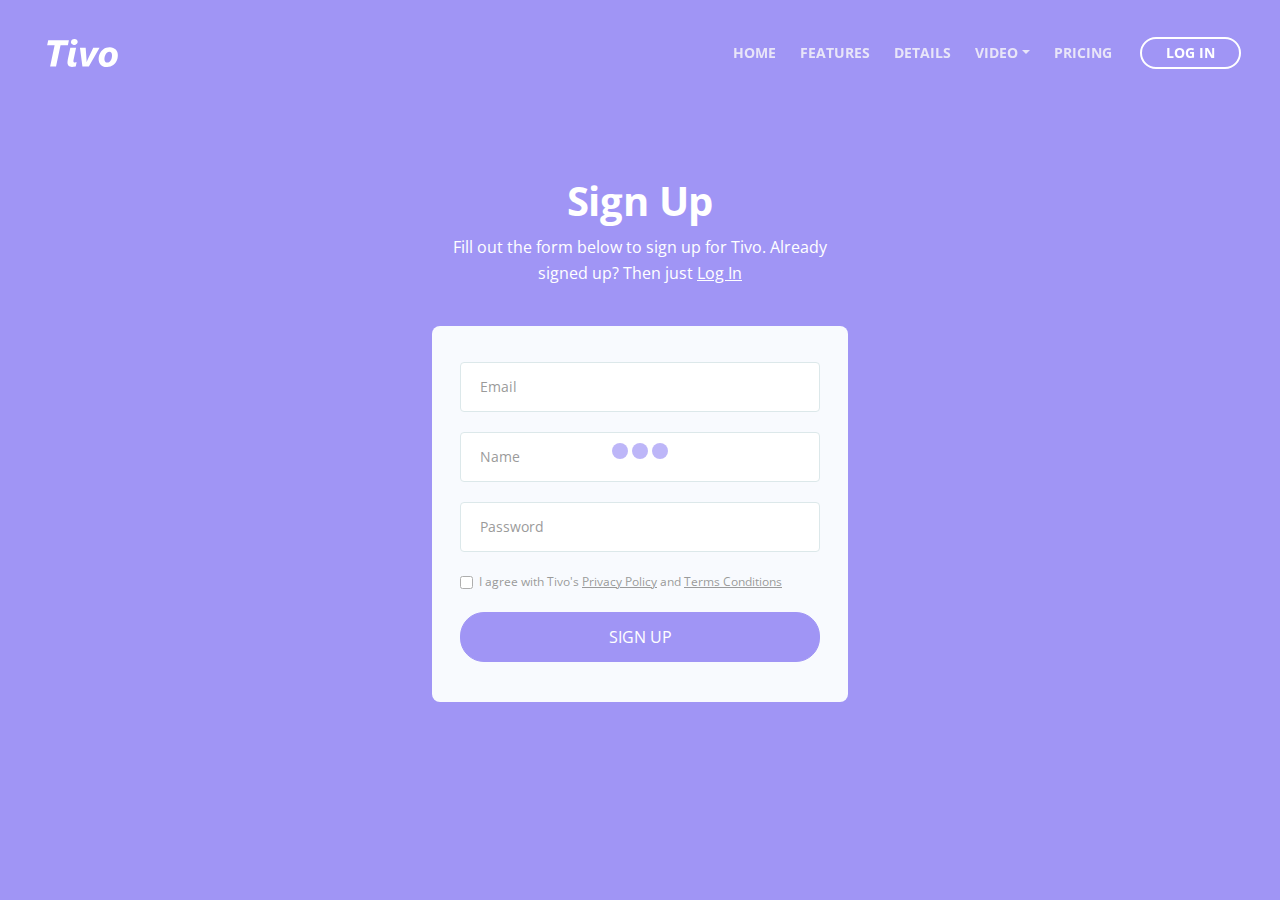
<file: sign-up.html>
<!DOCTYPE html>
<html lang="en">
<head>
    <meta charset="utf-8">
    <meta name="viewport" content="width=device-width, initial-scale=1, shrink-to-fit=no">
    
    <!-- SEO Meta Tags -->
    <meta name="description" content="Tivo is a HTML landing page template built with Bootstrap to help you crate engaging presentations for SaaS apps and convert visitors into users.">
    <meta name="author" content="Inovatik">

    <!-- OG Meta Tags to improve the way the post looks when you share the page on LinkedIn, Facebook, Google+ -->
	<meta property="og:site_name" content="" /> <!-- website name -->
	<meta property="og:site" content="" /> <!-- website link -->
	<meta property="og:title" content=""/> <!-- title shown in the actual shared post -->
	<meta property="og:description" content="" /> <!-- description shown in the actual shared post -->
	<meta property="og:image" content="" /> <!-- image link, make sure it's jpg -->
	<meta property="og:url" content="" /> <!-- where do you want your post to link to -->
	<meta property="og:type" content="article" />

    <!-- Website Title -->
    <title>Sign Up - Tivo - SaaS App HTML Landing Page Template</title>
    
    <!-- Styles -->
    <link href="https://fonts.googleapis.com/css?family=Open+Sans:400,400i,700&display=swap&subset=latin-ext" rel="stylesheet">
    <link href="css/bootstrap.css" rel="stylesheet">
    <link href="css/fontawesome-all.css" rel="stylesheet">
    <link href="css/swiper.css" rel="stylesheet">
	<link href="css/magnific-popup.css" rel="stylesheet">
	<link href="css/styles.css" rel="stylesheet">
	
	<!-- Favicon  -->
    <link rel="icon" href="images/favicon.png">
</head>
<body data-spy="scroll" data-target=".fixed-top">
    
    <!-- Preloader -->
	<div class="spinner-wrapper">
        <div class="spinner">
            <div class="bounce1"></div>
            <div class="bounce2"></div>
            <div class="bounce3"></div>
        </div>
    </div>
    <!-- end of preloader -->
    

    <!-- Navigation -->
    <nav class="navbar navbar-expand-lg navbar-dark navbar-custom fixed-top">
        <div class="container">

            <!-- Text Logo - Use this if you don't have a graphic logo -->
            <!-- <a class="navbar-brand logo-text page-scroll" href="index.html">Tivo</a> -->

            <!-- Image Logo -->
            <a class="navbar-brand logo-image" href="index.html"><img src="images/logo.svg" alt="alternative"></a> 
            
            <!-- Mobile Menu Toggle Button -->
            <button class="navbar-toggler" type="button" data-toggle="collapse" data-target="#navbarsExampleDefault" aria-controls="navbarsExampleDefault" aria-expanded="false" aria-label="Toggle navigation">
                <span class="navbar-toggler-awesome fas fa-bars"></span>
                <span class="navbar-toggler-awesome fas fa-times"></span>
            </button>
            <!-- end of mobile menu toggle button -->

            <div class="collapse navbar-collapse" id="navbarsExampleDefault">
                <ul class="navbar-nav ml-auto">
                    <li class="nav-item">
                        <a class="nav-link page-scroll" href="index.html#header">HOME <span class="sr-only">(current)</span></a>
                    </li>
                    <li class="nav-item">
                        <a class="nav-link page-scroll" href="index.html#features">FEATURES</a>
                    </li>
                    <li class="nav-item">
                        <a class="nav-link page-scroll" href="index.html#details">DETAILS</a>
                    </li>

                    <!-- Dropdown Menu -->          
                    <li class="nav-item dropdown">
                        <a class="nav-link dropdown-toggle page-scroll" href="index.html#video" id="navbarDropdown" role="button" aria-haspopup="true" aria-expanded="false">VIDEO</a>
                        <div class="dropdown-menu" aria-labelledby="navbarDropdown">
                            <a class="dropdown-item" href="article-details.html"><span class="item-text">ARTICLE DETAILS</span></a>
                            <div class="dropdown-items-divide-hr"></div>
                            <a class="dropdown-item" href="terms-conditions.html"><span class="item-text">TERMS CONDITIONS</span></a>
                            <div class="dropdown-items-divide-hr"></div>
                            <a class="dropdown-item" href="privacy-policy.html"><span class="item-text">PRIVACY POLICY</span></a>
                        </div>
                    </li>
                    <!-- end of dropdown menu -->

                    <li class="nav-item">
                        <a class="nav-link page-scroll" href="index.html#pricing">PRICING</a>
                    </li>
                </ul>
                <span class="nav-item">
                    <a class="btn-outline-sm" href="log-in.html">LOG IN</a>
                </span>
            </div>
        </div> <!-- end of container -->
    </nav> <!-- end of navbar -->
    <!-- end of navigation -->


    <!-- Header -->
    <header id="header" class="ex-2-header">
        <div class="container">
            <div class="row">
                <div class="col-lg-12">
                    <h1>Sign Up</h1>
                   <p>Fill out the form below to sign up for Tivo. Already signed up? Then just <a class="white" href="log-in.html">Log In</a></p> 
                    <!-- Sign Up Form -->
                    <div class="form-container">
                        <form id="signUpForm" data-toggle="validator" data-focus="false">
                            <div class="form-group">
                                <input type="email" class="form-control-input" id="semail" required>
                                <label class="label-control" for="semail">Email</label>
                                <div class="help-block with-errors"></div>
                            </div>
                            <div class="form-group">
                                <input type="text" class="form-control-input" id="sname" required>
                                <label class="label-control" for="sname">Name</label>
                                <div class="help-block with-errors"></div>
                            </div>
                            <div class="form-group">
                                <input type="text" class="form-control-input" id="spassword" required>
                                <label class="label-control" for="spassword">Password</label>
                                <div class="help-block with-errors"></div>
                            </div>
                            <div class="form-group checkbox">
                                <input type="checkbox" id="sterms" value="Agreed-to-Terms" required>I agree with Tivo's <a href="privacy-policy.html">Privacy Policy</a> and <a href="terms-conditions.html">Terms Conditions</a>
                                <div class="help-block with-errors"></div>
                            </div>
                            <div class="form-group">
                                <button type="submit" class="form-control-submit-button">SIGN UP</button>
                            </div>
                            <div class="form-message">
                                <div id="smsgSubmit" class="h3 text-center hidden"></div>
                            </div>
                        </form>
                    </div> <!-- end of form container -->
                    <!-- end of sign up form -->

                </div> <!-- end of col -->
            </div> <!-- end of row -->
        </div> <!-- end of container -->
    </header> <!-- end of ex-header -->
    <!-- end of header -->


    <!-- Scripts -->
    <script src="js/jquery.min.js"></script> <!-- jQuery for Bootstrap's JavaScript plugins -->
    <script src="js/popper.min.js"></script> <!-- Popper tooltip library for Bootstrap -->
    <script src="js/bootstrap.min.js"></script> <!-- Bootstrap framework -->
    <script src="js/jquery.easing.min.js"></script> <!-- jQuery Easing for smooth scrolling between anchors -->
    <script src="js/swiper.min.js"></script> <!-- Swiper for image and text sliders -->
    <script src="js/jquery.magnific-popup.js"></script> <!-- Magnific Popup for lightboxes -->
    <script src="js/validator.min.js"></script> <!-- Validator.js - Bootstrap plugin that validates forms -->
    <script src="js/scripts.js"></script> <!-- Custom scripts -->
</body>
</html>
</file>
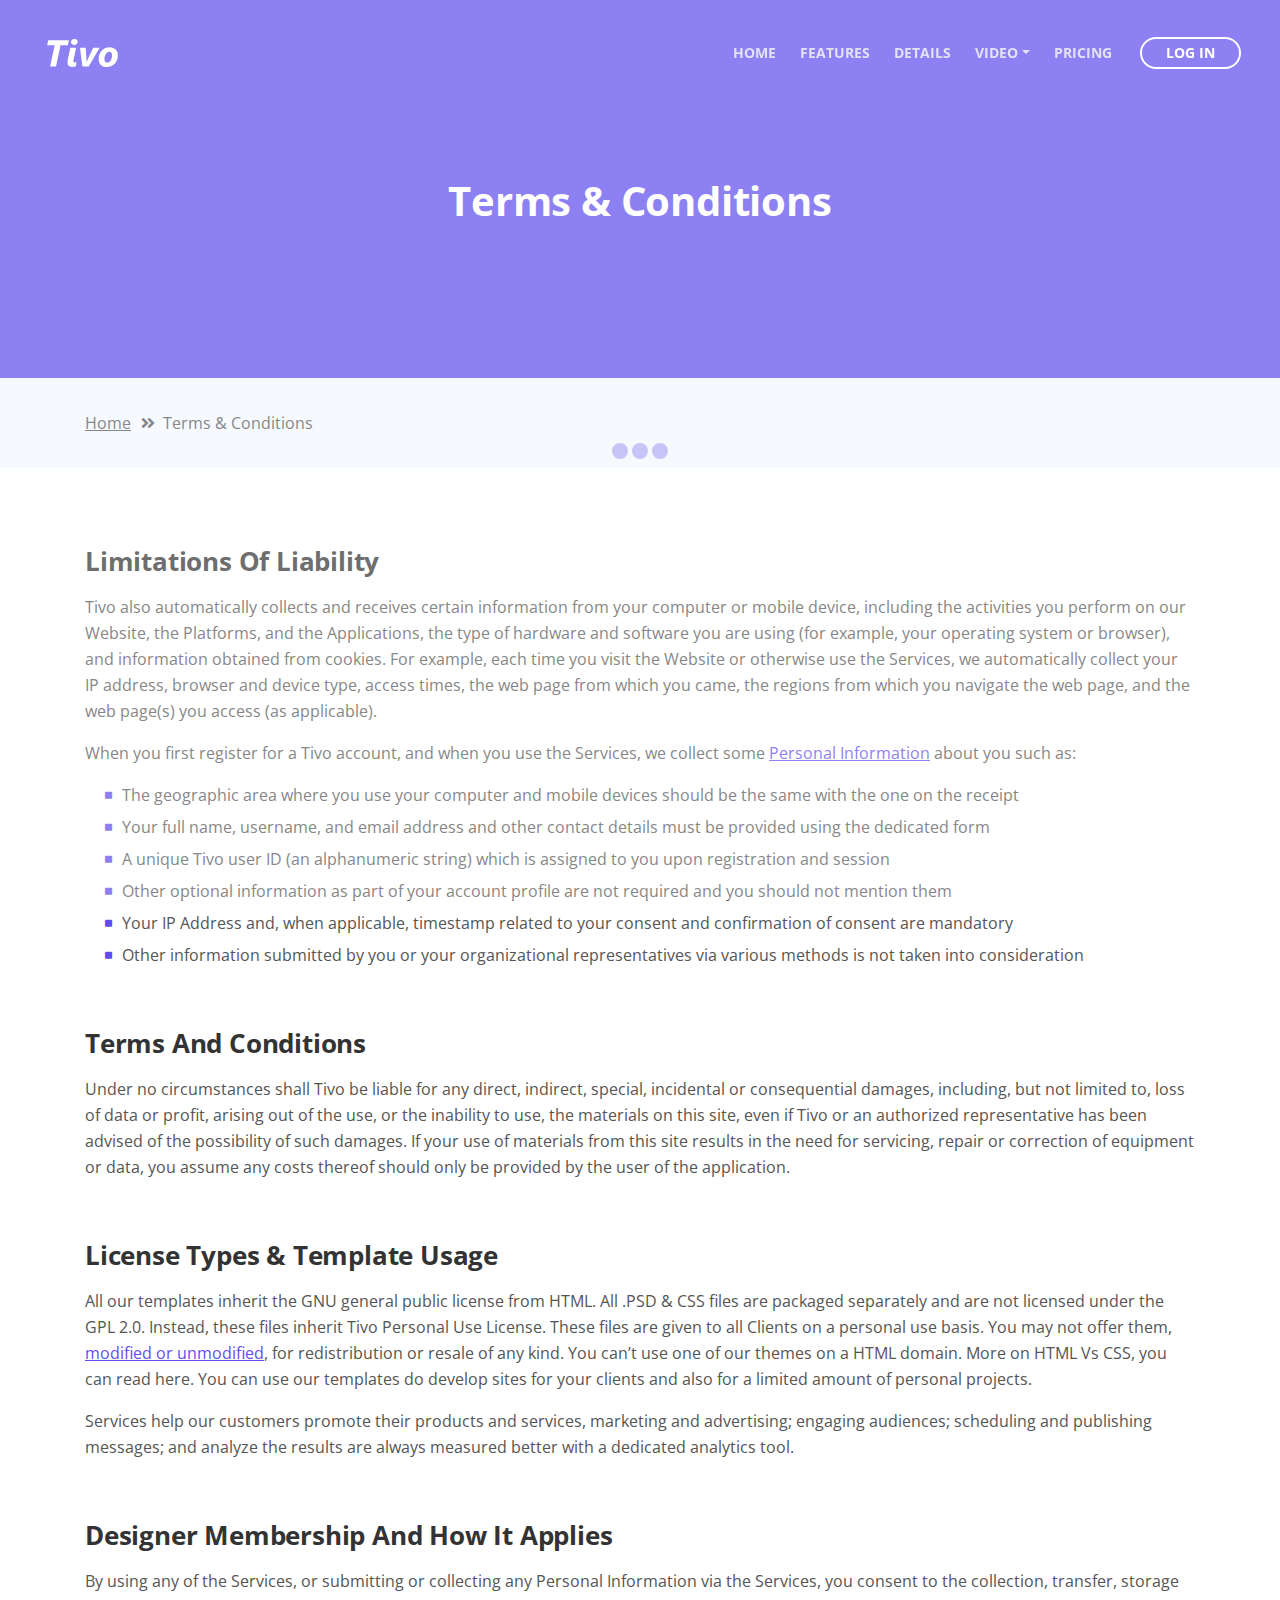
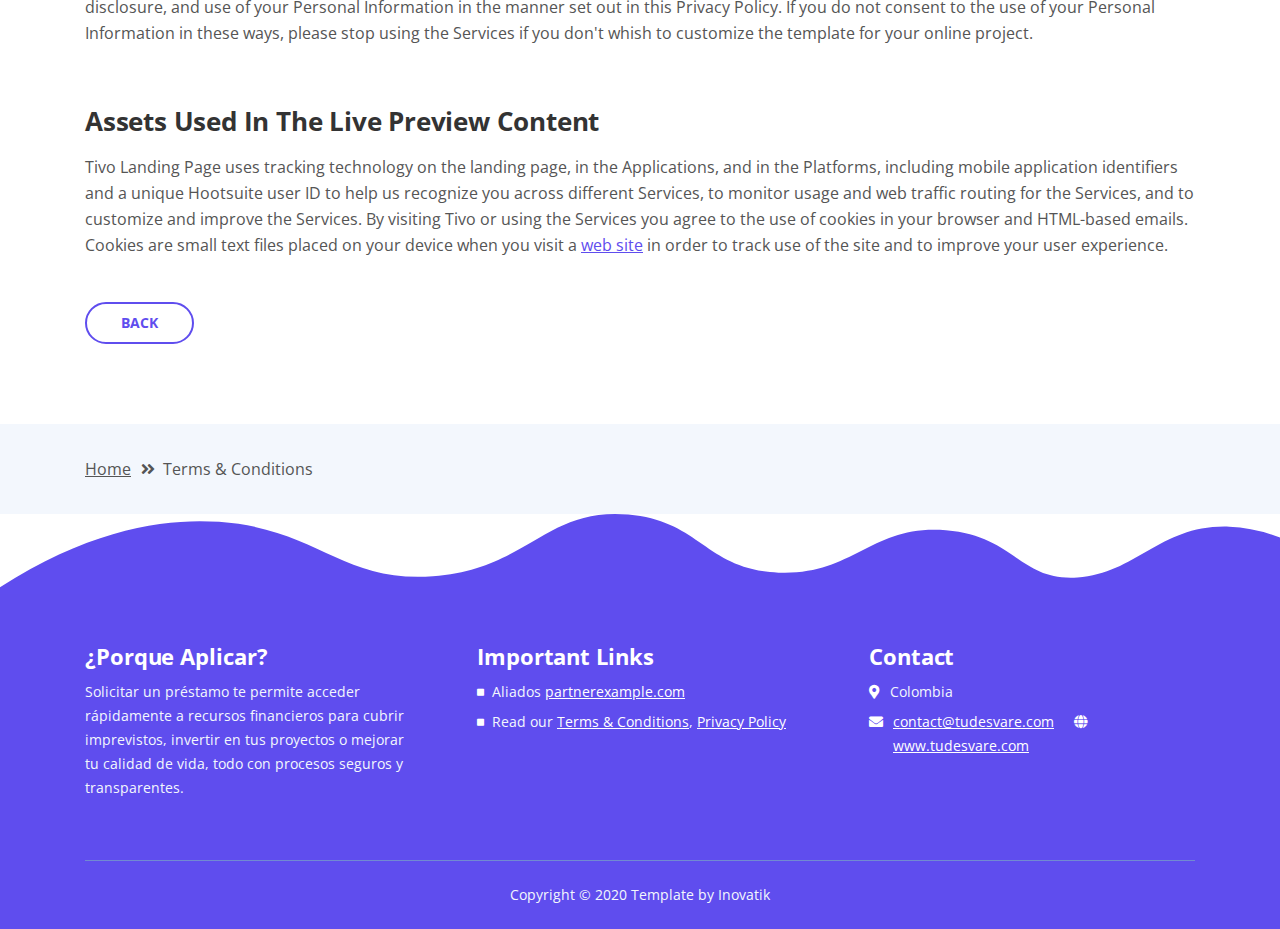
<file: terms-conditions.html>
<!DOCTYPE html>
<html lang="en">
<head>
    <meta charset="utf-8">
    <meta name="viewport" content="width=device-width, initial-scale=1, shrink-to-fit=no">
    
    <!-- SEO Meta Tags -->
    <meta name="description" content="">
    <meta name="author" content="">

    <!-- OG Meta Tags to improve the way the post looks when you share the page on LinkedIn, Facebook, Google+ -->
	<meta property="og:site_name" content="" /> <!-- website name -->
	<meta property="og:site" content="" /> <!-- website link -->
	<meta property="og:title" content=""/> <!-- title shown in the actual shared post -->
	<meta property="og:description" content="" /> <!-- description shown in the actual shared post -->
	<meta property="og:image" content="" /> <!-- image link, make sure it's jpg -->
	<meta property="og:url" content="" /> <!-- where do you want your post to link to -->
	<meta property="og:type" content="article" />

    <!-- Website Title -->
    <title>Terms Conditions</title>
    
    <!-- Styles -->
    <link href="https://fonts.googleapis.com/css?family=Open+Sans:400,400i,700&display=swap&subset=latin-ext" rel="stylesheet">
    <link href="css/bootstrap.css" rel="stylesheet">
    <link href="css/fontawesome-all.css" rel="stylesheet">
    <link href="css/swiper.css" rel="stylesheet">
	<link href="css/magnific-popup.css" rel="stylesheet">
	<link href="css/styles.css" rel="stylesheet">
	
	<!-- Favicon  -->
    <link rel="icon" href="images/favicon.png">
</head>
<body data-spy="scroll" data-target=".fixed-top">
    
    <!-- Preloader -->
	<div class="spinner-wrapper">
        <div class="spinner">
            <div class="bounce1"></div>
            <div class="bounce2"></div>
            <div class="bounce3"></div>
        </div>
    </div>
    <!-- end of preloader -->
    

    <!-- Navigation -->
    <nav class="navbar navbar-expand-lg navbar-dark navbar-custom fixed-top">
        <div class="container">

            <!-- Text Logo - Use this if you don't have a graphic logo -->
            <!-- <a class="navbar-brand logo-text page-scroll" href="index.html">Tivo</a> -->

            <!-- Image Logo -->
            <a class="navbar-brand logo-image" href="index.html"><img src="images/logo.svg" alt="alternative"></a> 
            
            <!-- Mobile Menu Toggle Button -->
            <button class="navbar-toggler" type="button" data-toggle="collapse" data-target="#navbarsExampleDefault" aria-controls="navbarsExampleDefault" aria-expanded="false" aria-label="Toggle navigation">
                <span class="navbar-toggler-awesome fas fa-bars"></span>
                <span class="navbar-toggler-awesome fas fa-times"></span>
            </button>
            <!-- end of mobile menu toggle button -->

            <div class="collapse navbar-collapse" id="navbarsExampleDefault">
                <ul class="navbar-nav ml-auto">
                    <li class="nav-item">
                        <a class="nav-link page-scroll" href="index.html#header">HOME <span class="sr-only">(current)</span></a>
                    </li>
                    <li class="nav-item">
                        <a class="nav-link page-scroll" href="index.html#features">FEATURES</a>
                    </li>
                    <li class="nav-item">
                        <a class="nav-link page-scroll" href="index.html#details">DETAILS</a>
                    </li>

                    <!-- Dropdown Menu -->          
                    <li class="nav-item dropdown">
                        <a class="nav-link dropdown-toggle page-scroll" href="index.html#video" id="navbarDropdown" role="button" aria-haspopup="true" aria-expanded="false">VIDEO</a>
                        <div class="dropdown-menu" aria-labelledby="navbarDropdown">
                            <a class="dropdown-item" href="article-details.html"><span class="item-text">ARTICLE DETAILS</span></a>
                            <div class="dropdown-items-divide-hr"></div>
                            <a class="dropdown-item" href="terms-conditions.html"><span class="item-text">TERMS CONDITIONS</span></a>
                            <div class="dropdown-items-divide-hr"></div>
                            <a class="dropdown-item" href="privacy-policy.html"><span class="item-text">PRIVACY POLICY</span></a>
                        </div>
                    </li>
                    <!-- end of dropdown menu -->

                    <li class="nav-item">
                        <a class="nav-link page-scroll" href="index.html#pricing">PRICING</a>
                    </li>
                </ul>
                <span class="nav-item">
                    <a class="btn-outline-sm" href="log-in.html">LOG IN</a>
                </span>
            </div>
        </div> <!-- end of container -->
    </nav> <!-- end of navbar -->
    <!-- end of navigation -->


    <!-- Header -->
    <header id="header" class="ex-header">
        <div class="container">
            <div class="row">
                <div class="col-lg-12">
                    <h1>Terms & Conditions</h1>
                </div> <!-- end of col -->
            </div> <!-- end of row -->
        </div> <!-- end of container -->
    </header> <!-- end of ex-header -->
    <!-- end of header -->


    <!-- Breadcrumbs -->
    <div class="ex-basic-1">
        <div class="container">
            <div class="row">
                <div class="col-lg-12">
                    <div class="breadcrumbs">
                        <a href="index.html">Home</a><i class="fa fa-angle-double-right"></i><span>Terms & Conditions</span>
                    </div> <!-- end of breadcrumbs -->
                </div> <!-- end of col -->
            </div> <!-- end of row -->
        </div> <!-- end of container -->
    </div> <!-- end of ex-basic-1 -->
    <!-- end of breadcrumbs -->


    <!-- Terms Content -->
    <div class="ex-basic-2">
        <div class="container">
            <div class="row">
                <div class="col-lg-12">
                    <div class="text-container">
                        <h3>Limitations Of Liability</h3>
                        <p>Tivo also automatically collects and receives certain information from your computer or mobile device, including the activities you perform on our Website, the Platforms, and the Applications, the type of hardware and software you are using (for example, your operating system or browser), and information obtained from cookies. For example, each time you visit the Website or otherwise use the Services, we automatically collect your IP address, browser and device type, access times, the web page from which you came, the regions from which you navigate the web page, and the web page(s) you access (as applicable).</p>
                        <p>When you first register for a Tivo account, and when you use the Services, we collect some <a class="blue" href="#your-link">Personal Information</a> about you such as:</p>
                        <ul class="list-unstyled li-space-lg indent">
                            <li class="media">
                                <i class="fas fa-square"></i>
                                <div class="media-body">The geographic area where you use your computer and mobile devices should be the same with the one on the receipt</div>
                            </li>
                            <li class="media">
                                <i class="fas fa-square"></i>
                                <div class="media-body">Your full name, username, and email address and other contact details must be provided using the dedicated form</div>
                            </li>
                            <li class="media">
                                <i class="fas fa-square"></i>
                                <div class="media-body">A unique Tivo user ID (an alphanumeric string) which is assigned to you upon registration and session</div>
                            </li>
                            <li class="media">
                                <i class="fas fa-square"></i>
                                <div class="media-body">Other optional information as part of your account profile are not required and you should not mention them</div>
                            </li>
                            <li class="media">
                                <i class="fas fa-square"></i>
                                <div class="media-body">Your IP Address and, when applicable, timestamp related to your consent and confirmation of consent are mandatory</div>
                            </li>
                            <li class="media">
                                <i class="fas fa-square"></i>
                                <div class="media-body">Other information submitted by you or your organizational representatives via various methods is not taken into consideration</div>
                            </li>
                        </ul>
                    </div> <!-- end of text-container -->
                    
                    <div class="text-container">
                        <h3>Terms And Conditions</h3>
                        <p>Under no circumstances shall Tivo be liable for any direct, indirect, special, incidental or consequential damages, including, but not limited to, loss of data or profit, arising out of the use, or the inability to use, the materials on this site, even if Tivo or an authorized representative has been advised of the possibility of such damages. If your use of materials from this site results in the need for servicing, repair or correction of equipment or data, you assume any costs thereof should only be provided by the user of the application.</p>
                    </div> <!-- end of text-container -->

                    <div class="text-container">
                        <h3>License Types & Template Usage</h3>
                        <p>All our templates inherit the GNU general public license from HTML. All .PSD & CSS files are packaged separately and are not licensed under the GPL 2.0. Instead, these files inherit Tivo Personal Use License. These files are given to all Clients on a personal use basis. You may not offer them, <a class="blue" href="#your-link">modified or unmodified</a>, for redistribution or resale of any kind. You can’t use one of our themes on a HTML domain. More on HTML Vs CSS, you can read here. You can use our templates do develop sites for your clients and also for a limited amount of personal projects.</p>
                        <p>Services help our customers promote their products and services, marketing and advertising; engaging audiences; scheduling and publishing messages; and analyze the results are always measured better with a dedicated analytics tool.</p>
                    </div> <!-- end of text-container -->

                    <div class="text-container">
                        <h3>Designer Membership And How It Applies</h3>
                        <p>By using any of the Services, or submitting or collecting any Personal Information via the Services, you consent to the collection, transfer, storage disclosure, and use of your Personal Information in the manner set out in this Privacy Policy. If you do not consent to the use of your Personal Information in these ways, please stop using the Services if you don't whish to customize the template for your online project.</p>
                    </div> <!-- end of text-container -->
                    
                    <div class="text-container last">
                        <h3>Assets Used In The Live Preview Content</h3>
                        <p>Tivo Landing Page uses tracking technology on the landing page, in the Applications, and in the Platforms, including mobile application identifiers and a unique Hootsuite user ID to help us recognize you across different Services, to monitor usage and web traffic routing for the Services, and to customize and improve the Services. By visiting Tivo or using the Services you agree to the use of cookies in your browser and HTML-based emails. Cookies are small text files placed on your device when you visit a <a class="blue" href="#your-link">web site</a> in order to track use of the site and to improve your user experience.</p>
                        <a class="btn-outline-reg" href="index.html">BACK</a>
                    </div> <!-- end of text-container -->
                </div>
            </div> <!-- end of row -->
        </div> <!-- end of container -->
    </div> <!-- end of ex-basic -->
    <!-- end of terms content -->

    
    <!-- Breadcrumbs -->
    <div class="ex-basic-1">
        <div class="container">
            <div class="row">
                <div class="col-lg-12">
                    <div class="breadcrumbs">
                        <a href="index.html">Home</a><i class="fa fa-angle-double-right"></i><span>Terms & Conditions</span>
                    </div> <!-- end of breadcrumbs -->
                </div> <!-- end of col -->
            </div> <!-- end of row -->
        </div> <!-- end of container -->
    </div> <!-- end of ex-basic-1 -->
    <!-- end of breadcrumbs -->


    <!-- Footer -->
    <svg
      class="footer-frame"
      data-name="Layer 2"
      xmlns="http://www.w3.org/2000/svg"
      preserveAspectRatio="none"
      viewBox="0 0 1920 79"
    >
      <defs>
        <style>
          .cls-2 {
            fill: #5f4def;
          }
        </style>
      </defs>
      <title>footer-frame</title>
      <path
        class="cls-2"
        d="M0,72.427C143,12.138,255.5,4.577,328.644,7.943c147.721,6.8,183.881,60.242,320.83,53.737,143-6.793,167.826-68.128,293-60.9,109.095,6.3,115.68,54.364,225.251,57.319,113.58,3.064,138.8-47.711,251.189-41.8,104.012,5.474,109.713,50.4,197.369,46.572,89.549-3.91,124.375-52.563,227.622-50.155A338.646,338.646,0,0,1,1920,23.467V79.75H0V72.427Z"
        transform="translate(0 -0.188)"
      />
    </svg>
    <div class="footer">
      <div class="container">
        <div class="row">
          <div class="col-md-4">
            <div class="footer-col first">
              <h4>¿Porque Aplicar?</h4>
              <p class="p-small">
                Solicitar un préstamo te permite acceder rápidamente a recursos
                financieros para cubrir imprevistos, invertir en tus proyectos o
                mejorar tu calidad de vida, todo con procesos seguros y
                transparentes.
              </p>
            </div>
          </div>
          <!-- end of col -->
          <div class="col-md-4">
            <div class="footer-col middle">
              <h4>Important Links</h4>
              <ul class="list-unstyled li-space-lg p-small">
                <li class="media">
                  <i class="fas fa-square"></i>
                  <div class="media-body">
                    Aliados
                    <a class="white" href="#your-link">partnerexample.com</a>
                  </div>
                </li>
                <li class="media">
                  <i class="fas fa-square"></i>
                  <div class="media-body">
                    Read our
                    <a class="white" href="terms-conditions.html"
                      >Terms & Conditions</a
                    >,
                    <a class="white" href="privacy-policy.html"
                      >Privacy Policy</a
                    >
                  </div>
                </li>
              </ul>
            </div>
          </div>
          <!-- end of col -->
          <div class="col-md-4">
            <div class="footer-col last">
              <h4>Contact</h4>
              <ul class="list-unstyled li-space-lg p-small">
                <li class="media">
                  <i class="fas fa-map-marker-alt"></i>
                  <div class="media-body">Colombia</div>
                </li>
                <li class="media">
                  <i class="fas fa-envelope"></i>
                  <div class="media-body">
                    <a class="white" href="mailto:contact@tivo.com"
                      >contact@tudesvare.com</a
                    >
                    <i class="fas fa-globe"></i
                    ><a class="white" href="#your-link">www.tudesvare.com</a>
                  </div>
                </li>
              </ul>
            </div>
          </div>
          <!-- end of col -->
        </div>
        <!-- end of row -->
      </div>
      <!-- end of container -->
    </div>
    <!-- end of footer -->
    <!-- end of footer -->


    <!-- Copyright -->
    <div class="copyright">
        <div class="container">
            <div class="row">
                <div class="col-lg-12">
                    <p class="p-small">Copyright © 2020 <a href="https://inovatik.com">Template by Inovatik</a></p>
                </div> <!-- end of col -->
            </div> <!-- enf of row -->
        </div> <!-- end of container -->
    </div> <!-- end of copyright --> 
    <!-- end of copyright -->
    
    	
    <!-- Scripts -->
    <script src="js/jquery.min.js"></script> <!-- jQuery for Bootstrap's JavaScript plugins -->
    <script src="js/popper.min.js"></script> <!-- Popper tooltip library for Bootstrap -->
    <script src="js/bootstrap.min.js"></script> <!-- Bootstrap framework -->
    <script src="js/jquery.easing.min.js"></script> <!-- jQuery Easing for smooth scrolling between anchors -->
    <script src="js/swiper.min.js"></script> <!-- Swiper for image and text sliders -->
    <script src="js/jquery.magnific-popup.js"></script> <!-- Magnific Popup for lightboxes -->
    <script src="js/validator.min.js"></script> <!-- Validator.js - Bootstrap plugin that validates forms -->
    <script src="js/scripts.js"></script> <!-- Custom scripts -->
</body>
</html>
</file>
<file: css/styles.css>
/* Template: Tivo - SaaS App HTML Landing Page Template
   Author: Inovatik
   Created: Sep 2019
   Description: Master CSS file
*/

/*****************************************
Table Of Contents:

01. General Styles
02. Preloader
03. Navigation
04. Header
05. Customers
06. Description
07. Features
08. Features Lightboxes
09. Details
10. Video
11. Pricing
12. Testimonials
13. Newsletter
14. Footer
15. Copyright
16. Back To Top Button
17. Extra Pages
18. Sign Up and Log In Pages
19. Media Queries
******************************************/

/*****************************************
Colors:
- Backgrounds, buttons, bullets, icons - blue #5f4dee
- Backgrounds, light button, light body text - light gray #f3f7fd
- Headings text - black #333
- Body text - dark gray #555
******************************************/


/******************************/
/*     01. General Styles     */
/******************************/
body,
html {
    width: 100%;
	height: 100%;
}

body, p {
	color: #555; 
	font: 400 1rem/1.625rem "Open Sans", sans-serif;;
}

.p-large {
	font: 400 1.125rem/1.75rem "Open Sans", sans-serif;
}

.p-small {
	font: 400 0.875rem/1.5rem "Open Sans", sans-serif;
}

h1 {
	color: #333;
	font: 700 2.5rem/3.125rem "Open Sans", sans-serif;
	letter-spacing: -0.2px;
}

h2 {
	color: #333;
	font: 700 2rem/2.625rem "Open Sans", sans-serif;
	letter-spacing: -0.2px;
}

h3 {
	color: #333;
	font: 700 1.625rem/2.125rem "Open Sans", sans-serif;
	letter-spacing: -0.2px;
}

h4 {
	color: #333;
	font: 700 1.375rem/1.75rem "Open Sans", sans-serif;
	letter-spacing: -0.1px;
}

h5 {
	color: #333;
	font: 700 1.125rem/1.5rem "Open Sans", sans-serif;
	letter-spacing: -0.1px;
}

h6 {
	color: #333;
	font: 700 1rem/1.375rem "Open Sans", sans-serif;
	letter-spacing: -0.1px;
}

.above-heading {
	color: #5f4dee;
	font: 700 0.75rem/0.875rem "Open Sans", sans-serif;
	text-align: center;
}

.p-heading {
	margin-bottom: 3.25rem;
}

.testimonial-text {
	font: italic 400 1rem/1.625rem "Open Sans", sans-serif;
}

.testimonial-author {
	font: 700 1rem/1.625rem "Open Sans", sans-serif;
	letter-spacing: -0.1px;
}

.li-space-lg li {
	margin-bottom: 0.375rem;
}

.indent {
	padding-left: 1.25rem;
}

a {
	color: #555;
	text-decoration: underline;
}

a:hover {
	color: #555;
	text-decoration: underline;
}

a.white {
	color: #fff;
}

.decorative-line {
	display: block;
	width: 5rem;
	height: 0.5rem;
	margin-right: auto;
	margin-left: auto;
}

.blue {
	color: #5f4dee;
}

.btn-solid-reg {
	display: inline-block;
	text-align: center;
	padding: 1.1875rem 2.125rem 1.1875rem 2.125rem;
	border: 0.125rem solid #5f4dee;
	border-radius: 2rem;
	background-color: #5f4dee;
	color: #fff;
	font: 700 0.875rem/0 "Open Sans", sans-serif;
	text-decoration: none;
	transition: all 0.2s;
}

.btn-solid-reg:hover {
	background-color: transparent;
	color: #5f4dee;
	text-decoration: none;
}

.btn-solid-lg {
	display: inline-block;
	padding: 1.375rem 2.625rem 1.375rem 2.625rem;
	border: 0.125rem solid #5f4dee;
	border-radius: 2rem;
	background-color: #5f4dee;
	color: #fff;
	font: 700 0.875rem/0 "Open Sans", sans-serif;
	text-decoration: none;
	transition: all 0.2s;
}

.btn-solid-lg:hover {
	background-color: transparent;
	color: #5f4dee;
	text-decoration: none;
}

.btn-outline-reg {
	display: inline-block;
	padding: 1.1875rem 2.125rem 1.1875rem 2.125rem;
	border: 0.125rem solid #5f4dee;
	border-radius: 2rem;
	background-color: transparent;
	color: #5f4dee;
	font: 700 0.875rem/0 "Open Sans", sans-serif;
	text-decoration: none;
	transition: all 0.2s;
}

.btn-outline-reg:hover {
	background-color: #5f4dee;
	color: #fff;
	text-decoration: none;
}

.btn-outline-lg {
	display: inline-block;
	padding: 1.375rem 2.625rem 1.375rem 2.625rem;
	border: 0.125rem solid #5f4dee;
	border-radius: 2rem;
	background-color: transparent;
	color: #5f4dee;
	font: 700 0.875rem/0 "Open Sans", sans-serif;
	text-decoration: none;
	transition: all 0.2s;
}

.btn-outline-lg:hover {
	background-color: #5f4dee;
	color: #fff;
	text-decoration: none;
}

.btn-outline-sm {
	display: inline-block;
	padding: 0.875rem 1.5rem 0.875rem 1.5rem;
	border: 0.125rem solid #5f4dee;
	border-radius: 2rem;
	background-color: transparent;
	color: #5f4dee;
	font: 700 0.875rem/0 "Open Sans", sans-serif;
	text-decoration: none;
	transition: all 0.2s;
}

.btn-outline-sm:hover {
	background-color: #5f4dee;
	color: #fff;
	text-decoration: none;
}

.form-group {
	text-align: center;
	position: relative;
	width: 100%;
	margin-bottom: 1.25rem;
}

.form-group.has-error.has-danger {
	margin-bottom: 0.625rem;
}

.form-group.has-error.has-danger .help-block.with-errors ul {
	margin-top: 0.375rem;
}

.label-control {
	position: absolute;
	top: 0.87rem;
	left: 1.25rem;
	color: #555;
	opacity: 1;
	font: 400 0.875rem/1.375rem "Open Sans", sans-serif;
	cursor: text;
	transition: all 0.2s ease;
}

/* IE10+ hack to solve lower label text position compared to the rest of the browsers */
@media screen and (-ms-high-contrast: active), screen and (-ms-high-contrast: none) {  
	.label-control {
		top: 0.9375rem;
	}
}

.form-control-input:focus + .label-control,
.form-control-input.notEmpty + .label-control,
.form-control-textarea:focus + .label-control,
.form-control-textarea.notEmpty + .label-control {
	top: 0.125rem;
	opacity: 1;
	font-size: 0.75rem;
	font-weight: 700;
}

.form-control-input,
.form-control-select {
	display: block; /* needed for proper display of the label in Firefox, IE, Edge */
	width: 100%;
	padding-top: 1.0625rem;
	padding-bottom: 0.0625rem;
	padding-left: 1.25rem;
	border: 1px solid #c4d8dc;
	border-radius: 0.25rem;
	background-color: #fff;
	color: #555;
	font: 400 0.875rem/1.875rem "Open Sans", sans-serif;
	transition: all 0.2s;
	-webkit-appearance: none; /* removes inner shadow on form inputs on ios safari */
}

.form-control-select {
	padding-top: 0.5rem;
	padding-bottom: 0.5rem;
	height: 3rem;
}

/* IE10+ hack to solve lower label text position compared to the rest of the browsers */
@media screen and (-ms-high-contrast: active), screen and (-ms-high-contrast: none) {  
	.form-control-input {
		padding-top: 1.25rem;
		padding-bottom: 0.75rem;
		line-height: 1.75rem;
	}

	.form-control-select {
		padding-top: 0.875rem;
		padding-bottom: 0.75rem;
		height: 3.125rem;
		line-height: 2.125rem;
	}
}

select {
    /* you should keep these first rules in place to maintain cross-browser behavior */
    -webkit-appearance: none;
	-moz-appearance: none;
	-ms-appearance: none;
    -o-appearance: none;
    appearance: none;
    background-image: url('../images/down-arrow.png');
    background-position: 96% 50%;
    background-repeat: no-repeat;
    outline: none;
}

select::-ms-expand {
    display: none; /* removes the ugly default down arrow on select form field in IE11 */
}

.form-control-textarea {
	display: block; /* used to eliminate a bottom gap difference between Chrome and IE/FF */
	width: 100%;
	height: 8rem; /* used instead of html rows to normalize height between Chrome and IE/FF */
	padding-top: 1.25rem;
	padding-left: 1.3125rem;
	border: 1px solid #c4d8dc;
	border-radius: 0.25rem;
	background-color: #fff;
	color: #555;
	font: 400 0.875rem/1.75rem "Open Sans", sans-serif;
	transition: all 0.2s;
}

.form-control-input:focus,
.form-control-select:focus,
.form-control-textarea:focus {
	border: 1px solid #a1a1a1;
	outline: none; /* Removes blue border on focus */
}

.form-control-input:hover,
.form-control-select:hover,
.form-control-textarea:hover {
	border: 1px solid #a1a1a1;
}

.checkbox {
	font: 400 0.75rem/1.25rem "Open Sans", sans-serif;
}

input[type='checkbox'] {
	vertical-align: -15%;
	margin-right: 0.375rem;
}

/* IE10+ hack to raise checkbox field position compared to the rest of the browsers */
@media screen and (-ms-high-contrast: active), screen and (-ms-high-contrast: none) {  
	input[type='checkbox'] {
		vertical-align: -9%;
	}
}

.form-control-submit-button {
	display: inline-block;
	width: 100%;
	height: 3.125rem;
	border: 1px solid #5f4dee;
	border-radius: 1.5rem;
	background-color: #5f4dee;
	color: #fff;
	font:"Open Sans", sans-serif;
	cursor: pointer;
	transition: all 0.2s;
}

.buttonApplicar{
	display: inline-block;
	text-align: center;
	width: 100%;
	height: 3.125rem;
	border: 1px solid #5f4dee;
	border-radius: 1.5rem;
	background-color: #5f4dee;
	color: #fff;
	font: 700 0.875rem/0 "Open Sans", sans-serif;
	cursor: pointer;
	transition: all 0.2s;
}
.buttonApplicar:hover {
	background-color: transparent;
	color: #5f4dee;
}

.form-control-submit-button:hover {
	background-color: transparent;
	color: #5f4dee;
}

/* Form Success And Error Message Formatting */
#smsgSubmit.h3.text-center.tada.animated,
#lmsgSubmit.h3.text-center.tada.animated,
#nmsgSubmit.h3.text-center.tada.animated,
#pmsgSubmit.h3.text-center.tada.animated,
#smsgSubmit.h3.text-center,
#lmsgSubmit.h3.text-center,
#nmsgSubmit.h3.text-center,
#pmsgSubmit.h3.text-center {
	display: block;
	margin-bottom: 0;
	color: #555;
	font-size: 1.125rem;
	line-height: 1rem;
}

.help-block.with-errors .list-unstyled {
	color: #555;
	font-size: 0.75rem;
	line-height: 1.125rem;
	text-align: left;
}

.help-block.with-errors ul {
	margin-bottom: 0;
}
/* end of form success and error message formatting */

/* Form Success And Error Message Animation - Animate.css */
@-webkit-keyframes tada {
	from {
		-webkit-transform: scale3d(1, 1, 1);
		-ms-transform: scale3d(1, 1, 1);
		transform: scale3d(1, 1, 1);
	}
	10%, 20% {
		-webkit-transform: scale3d(.9, .9, .9) rotate3d(0, 0, 1, -3deg);
		-ms-transform: scale3d(.9, .9, .9) rotate3d(0, 0, 1, -3deg);
		transform: scale3d(.9, .9, .9) rotate3d(0, 0, 1, -3deg);
	}
	30%, 50%, 70%, 90% {
		-webkit-transform: scale3d(1.1, 1.1, 1.1) rotate3d(0, 0, 1, 3deg);
		-ms-transform: scale3d(1.1, 1.1, 1.1) rotate3d(0, 0, 1, 3deg);
		transform: scale3d(1.1, 1.1, 1.1) rotate3d(0, 0, 1, 3deg);
	}
	40%, 60%, 80% {
		-webkit-transform: scale3d(1.1, 1.1, 1.1) rotate3d(0, 0, 1, -3deg);
		-ms-transform: scale3d(1.1, 1.1, 1.1) rotate3d(0, 0, 1, -3deg);
		transform: scale3d(1.1, 1.1, 1.1) rotate3d(0, 0, 1, -3deg);
	}
	to {
		-webkit-transform: scale3d(1, 1, 1);
		-ms-transform: scale3d(1, 1, 1);
		transform: scale3d(1, 1, 1);
	}
}

@keyframes tada {
	from {
		-webkit-transform: scale3d(1, 1, 1);
		-ms-transform: scale3d(1, 1, 1);
		transform: scale3d(1, 1, 1);
	}
	10%, 20% {
		-webkit-transform: scale3d(.9, .9, .9) rotate3d(0, 0, 1, -3deg);
		-ms-transform: scale3d(.9, .9, .9) rotate3d(0, 0, 1, -3deg);
		transform: scale3d(.9, .9, .9) rotate3d(0, 0, 1, -3deg);
	}
	30%, 50%, 70%, 90% {
		-webkit-transform: scale3d(1.1, 1.1, 1.1) rotate3d(0, 0, 1, 3deg);
		-ms-transform: scale3d(1.1, 1.1, 1.1) rotate3d(0, 0, 1, 3deg);
		transform: scale3d(1.1, 1.1, 1.1) rotate3d(0, 0, 1, 3deg);
	}
	40%, 60%, 80% {
		-webkit-transform: scale3d(1.1, 1.1, 1.1) rotate3d(0, 0, 1, -3deg);
		-ms-transform: scale3d(1.1, 1.1, 1.1) rotate3d(0, 0, 1, -3deg);
		transform: scale3d(1.1, 1.1, 1.1) rotate3d(0, 0, 1, -3deg);
	}
	to {
		-webkit-transform: scale3d(1, 1, 1);
		-ms-transform: scale3d(1, 1, 1);
		transform: scale3d(1, 1, 1);
	}
}

.tada {
	-webkit-animation-name: tada;
	animation-name: tada;
}

.animated {
	-webkit-animation-duration: 1s;
	animation-duration: 1s;
	-webkit-animation-fill-mode: both;
	animation-fill-mode: both;
}
/* end of form success and error message animation - Animate.css */

/* Fade-move Animation For Details Lightbox - Magnific Popup */
/* at start */
.my-mfp-slide-bottom .zoom-anim-dialog {
	opacity: 0;
	transition: all 0.2s ease-out;
	-webkit-transform: translateY(-1.25rem) perspective(37.5rem) rotateX(10deg);
	-ms-transform: translateY(-1.25rem) perspective(37.5rem) rotateX(10deg);
	transform: translateY(-1.25rem) perspective(37.5rem) rotateX(10deg);
}

/* animate in */
.my-mfp-slide-bottom.mfp-ready .zoom-anim-dialog {
	opacity: 1;
	-webkit-transform: translateY(0) perspective(37.5rem) rotateX(0); 
	-ms-transform: translateY(0) perspective(37.5rem) rotateX(0); 
	transform: translateY(0) perspective(37.5rem) rotateX(0); 
}

/* animate out */
.my-mfp-slide-bottom.mfp-removing .zoom-anim-dialog {
	opacity: 0;
	-webkit-transform: translateY(-0.625rem) perspective(37.5rem) rotateX(10deg); 
	-ms-transform: translateY(-0.625rem) perspective(37.5rem) rotateX(10deg); 
	transform: translateY(-0.625rem) perspective(37.5rem) rotateX(10deg); 
}

/* dark overlay, start state */
.my-mfp-slide-bottom.mfp-bg {
	opacity: 0;
	transition: opacity 0.2s ease-out;
}

/* animate in */
.my-mfp-slide-bottom.mfp-ready.mfp-bg {
	opacity: 0.8;
}
/* animate out */
.my-mfp-slide-bottom.mfp-removing.mfp-bg {
	opacity: 0;
}
/* end of fade-move animation for details lightbox - magnific popup */

/* Fade Animation For Image Lightbox - Magnific Popup */
@-webkit-keyframes fadeIn {
	from {
		opacity: 0;
	}
	to {
		opacity: 1;
	}
}

@keyframes fadeIn {
	from {
		opacity: 0;
	}
	to {
		opacity: 1;
	}
}

.fadeIn {
	-webkit-animation: fadeIn 0.6s;
	animation: fadeIn 0.6s;
}

@-webkit-keyframes fadeOut {
	from {
		opacity: 1;
	}
	to {
		opacity: 0;
	}
}

@keyframes fadeOut {
	from {
		opacity: 1;
	}
	to {
		opacity: 0;
	}
}

.fadeOut {
	-webkit-animation: fadeOut 0.8s;
	animation: fadeOut 0.8s;
}
/* end of fade animation for image lightbox - magnific popup */


/*************************/
/*     02. Preloader     */
/*************************/
.spinner-wrapper {
	position: fixed;
	z-index: 999999;
	top: 0;
	right: 0;
	bottom: 0;
	left: 0;
	background: #fff;
}

.spinner {
	position: absolute;
	top: 50%; /* centers the loading animation vertically one the screen */
	left: 50%; /* centers the loading animation horizontally one the screen */
	width: 3.75rem;
	height: 1.25rem;
	margin: -0.625rem 0 0 -1.875rem; /* is width and height divided by two */ 
	text-align: center;
}

.spinner > div {
	display: inline-block;
	width: 1rem;
	height: 1rem;
	border-radius: 100%;
	background-color: #5f4dee;
	-webkit-animation: sk-bouncedelay 1.4s infinite ease-in-out both;
	animation: sk-bouncedelay 1.4s infinite ease-in-out both;
}

.spinner .bounce1 {
	-webkit-animation-delay: -0.32s;
	animation-delay: -0.32s;
}

.spinner .bounce2 {
	-webkit-animation-delay: -0.16s;
	animation-delay: -0.16s;
}

@-webkit-keyframes sk-bouncedelay {
	0%, 80%, 100% { -webkit-transform: scale(0); }
	40% { -webkit-transform: scale(1.0); }
}

@keyframes sk-bouncedelay {
	0%, 80%, 100% { 
		-webkit-transform: scale(0);
		-ms-transform: scale(0);
		transform: scale(0);
	} 40% { 
		-webkit-transform: scale(1.0);
		-ms-transform: scale(1.0);
		transform: scale(1.0);
	}
}


/**************************/
/*     03. Navigation     */
/**************************/
.navbar-custom {
	background-color: #5f4dee;
	box-shadow: 0 0.0625rem 0.375rem 0 rgba(0, 0, 0, 0.1);
	font: 700 0.875rem/0.875rem "Open Sans", sans-serif;
	transition: all 0.2s;
}

.navbar-custom .container {
	max-width: 87.5rem;
}

.navbar-custom .navbar-brand.logo-image img {
    width: 4.4375rem;
	height: 1.75rem;
}

.navbar-custom .navbar-brand.logo-text {
	font: 700 2rem/1.5rem "Open Sans", sans-serif;
	color: #fff;;
	text-decoration: none;
}

.navbar-custom .navbar-nav {
	margin-top: 0.75rem;
	margin-bottom: 0.5rem;
}

.navbar-custom .nav-item .nav-link {
	padding: 0.625rem 0.75rem 0.625rem 0.75rem;
	color: #f7f5f5;
	opacity: 0.8;
	text-decoration: none;
	transition: all 0.2s ease;
}

.navbar-custom .nav-item .nav-link:hover,
.navbar-custom .nav-item .nav-link.active {
	color: #fff;
	opacity: 1;
}

/* Dropdown Menu */
.navbar-custom .dropdown:hover > .dropdown-menu {
	display: block; /* this makes the dropdown menu stay open while hovering it */
	min-width: auto;
	animation: fadeDropdown 0.2s; /* required for the fade animation */
}

@keyframes fadeDropdown {
    0% {
        opacity: 0;
    }

    100% {
        opacity: 1;
    }
}

.navbar-custom .dropdown-toggle:focus { /* removes dropdown outline on focus */
	outline: 0;
}

.navbar-custom .dropdown-menu {
	margin-top: 0;
	border: none;
	border-radius: 0.25rem;
	background-color: #5f4dee;
}

.navbar-custom .dropdown-item {
	color: #f7f5f5;
	opacity: 0.8;
	font: 700 0.875rem/0.875rem "Open Sans", sans-serif;
	text-decoration: none;
}

.navbar-custom .dropdown-item:hover {
	background-color: #5f4dee;
	color: #fff;
	opacity: 1;
}

.navbar-custom .dropdown-items-divide-hr {
	width: 100%;
	height: 1px;
	margin: 0.75rem auto 0.725rem auto;
	border: none;
	background-color: #c4d8dc;
	opacity: 0.2;
}
/* end of dropdown menu */

.navbar-custom .nav-item .btn-outline-sm {
	margin-top: 0.25rem;
	margin-bottom: 1.375rem;
	margin-left: 0.5rem;
	border: 0.125rem solid #fff;
	color: #fff;
}

.navbar-custom .nav-item .btn-outline-sm:hover {
	background-color: #fff;
	color: #5f4dee;
}

.navbar-custom .navbar-toggler {
	padding: 0;
	border: none;
	color: #fff;
	font-size: 2rem;
}

.navbar-custom button[aria-expanded='false'] .navbar-toggler-awesome.fas.fa-times{
	display: none;
}

.navbar-custom button[aria-expanded='false'] .navbar-toggler-awesome.fas.fa-bars{
	display: inline-block;
}

.navbar-custom button[aria-expanded='true'] .navbar-toggler-awesome.fas.fa-bars{
	display: none;
}

.navbar-custom button[aria-expanded='true'] .navbar-toggler-awesome.fas.fa-times{
	display: inline-block;
	margin-right: 0.125rem;
}


/*********************/
/*    04. Header     */
/*********************/
.header {
	background-color: #5f4dee;
}

.header .header-content {
	padding-top: 8rem;
	padding-bottom: 4rem;
	text-align: center;
}

.header .text-container {
	margin-bottom: 3rem;
}

.header h1 {
	margin-bottom: 1rem;
	color: #fff;
	font-size: 2.5rem;
	line-height: 3rem;
}

.header .p-large {
	margin-bottom: 2rem;
	color: #f3f7fd;
}

.header .btn-solid-lg {
	margin-right: 0.5rem;
	margin-bottom: 1.125rem;
	margin-left: 0.5rem;
	border-color: #f3f7fd;
	background-color: #f3f7fd;
	color: #5f4dee;
}

.header .btn-solid-lg:hover {
	background: transparent;
	color: #f3f7fd;
}

.header .btn-outline-lg {
	border-color: #f3f7fd;
	color: #f3f7fd;
}

.header .btn-outline-lg:hover {
	background-color: #f3f7fd;
	color: #5f4dee;
}

.header-frame {
	margin-top: -1px; /* To remove white margin in FF */
	width: 100%;
	height: 2.25rem;
}


/*************************/
/*     05. Customers     */
/*************************/
.slider-1 {
	padding-top: 5rem;
	padding-bottom: 3.25rem;
}

.slider-1 .slider-container {
	text-align: center;
}


/***************************/
/*     06. Description     */
/***************************/
.cards-1 {
	padding-top: 3.25rem;
	padding-bottom: 3rem;
	text-align: center;
}

.cards-1 .h2-heading {
	margin-bottom: 3.5rem;
}

.cards-1 .card {
	max-width: 21rem;
	margin-right: auto;
	margin-bottom: 3.5rem;
	margin-left: auto;
	padding: 0;
	border: none;
}

.cards-1 .card-image {
	max-width: 16rem;
	margin-right: auto;
	margin-bottom: 2rem;
	margin-left: auto;
}

.cards-1 .card-title {
	margin-bottom: 0.5rem;
}

.cards-1 .card-body {
	padding: 0;
}


/************************/
/*     07. Features     */
/************************/
.tabs {
	padding-top: 8rem;
	padding-bottom: 8.125rem;
	background-color: #f3f7fd;
}

.tabs .h2-heading,
.tabs .p-heading {
	text-align: center;
}

.tabs .nav-tabs {
	display: block;
	margin-bottom: 2.25rem;
	border-bottom: none;
}

.tabs .nav-link {
	padding: 0.375rem 1rem 0.375rem 1rem;
	border: none;
	color: #86929b;
	font-weight: 700;
	font-size: 1.25rem;
	line-height: 1.75rem;
	text-align: center;
	text-decoration: none;
	transition: all 0.2s ease;
}

.tabs .nav-link:hover,
.tabs .nav-link.active {
	background: transparent;
	color: #5f4dee;
}

.tabs .nav-link .fas {
	margin-right: 0.625rem;
}

.tabs .image-container {
	margin-bottom: 2.75rem;
}

.tabs .list-unstyled .fas {
	color: #5f4dee;
	font-size: 0.5rem;
	line-height: 1.625rem;
}

.tabs .list-unstyled .media-body {
	margin-left: 0.625rem;
}

.tabs #tab-1 h3 {
	margin-bottom: 0.75rem;
}

.tabs #tab-1 .list-unstyled {
	margin-bottom: 1.5rem;
}

.tabs #tab-2 h3 {
	margin-bottom: 0.75rem;
}

.tabs #tab-2 .list-unstyled {
	margin-bottom: 1.5rem;
}

.tabs #tab-3 h3 {
	margin-bottom: 0.75rem;
}

.tabs #tab-3 .list-unstyled {
	margin-bottom: 1.5rem;
}


/***********************************/
/*     08. Features Lightboxes     */
/***********************************/
.lightbox-basic {
	margin: 2.5rem auto;
	padding: 2rem 1.5rem 2rem 1.5rem;
	border-radius: 0.25rem;
	background: #fff;
	text-align: left;
}

.lightbox-basic .container {
	padding-right: 0;
	padding-left: 0;
}

.lightbox-basic .image-container {
	max-width: 33.75rem;
	margin-right: auto;
	margin-bottom: 3rem;
	margin-left: auto;
}

.lightbox-basic h3 {
	margin-bottom: 0.5rem;
}

.lightbox-basic hr {
	width: 2.5rem;
	height: 0.125rem;
	margin-top: 0;
	margin-bottom: 0.875rem;
	margin-left: 0;
	border: 0;
	background-color: #5f4dee;
	text-align: left;
}

.lightbox-basic h4 {
	margin-bottom: 1rem;
}

.lightbox-basic .list-unstyled .fas {
	color:#5f4dee;
	font-size: 0.5rem;
	line-height: 1.625rem;
}

.lightbox-basic .list-unstyled .media-body {
	margin-left: 0.625rem;
}

.lightbox-basic .btn-outline-reg,
.lightbox-basic .btn-solid-reg {
	margin-top: 0.75rem;
}

/* Signup Button */
.lightbox-basic .btn-solid-reg.mfp-close {
	position: relative;
	width: auto;
	height: auto;
	color: #fff;
	opacity: 1;
}

.lightbox-basic .btn-solid-reg.mfp-close:hover {
	color: #5f4dee;
}
/* end of signup Button */

/* Back Button */
.lightbox-basic a.mfp-close.as-button {
	position: relative;
	width: auto;
	height: auto;
	margin-left: 0.375rem;
	color: #5f4dee;
	opacity: 1;
}

.lightbox-basic a.mfp-close.as-button:hover {
	color: #fff;
}
/* end of back button */

.lightbox-basic button.mfp-close.x-button {
	position: absolute;
	top: -0.125rem;
	right: -0.125rem;
	width: 2.75rem;
	height: 2.75rem;
	color: #707984;
}


/***********************/
/*     09. Details     */
/***********************/
.basic-1 {
	padding-top: 7.5rem;
	padding-bottom: 8rem;
}

.basic-1 .text-container {
	margin-bottom: 3.75rem;
}

.basic-1 .list-unstyled {
	margin-bottom: 1.375rem;
}

.basic-1 .list-unstyled .fas {
	color: #5f4dee;
	font-size: 0.5rem;
	line-height: 1.625rem;
}

.basic-1 .list-unstyled .media-body {
	margin-left: 0.625rem;
}


/*********************/
/*     10. Video     */
/*********************/
.basic-2 {
	padding-top: 8rem;
	padding-bottom: 6.75rem;
	background-color: #f3f7fd;
	text-align: center;
}

.basic-2 .image-container {
	margin-bottom: 2rem;
}

.basic-2 .image-container img {
	border-radius: 0.75rem;
}

.basic-2 .video-wrapper {
	position: relative;
}

/* Video Play Button */
.basic-2 .video-play-button {
	position: absolute;
	z-index: 10;
	top: 50%;
	left: 50%;
	display: block;
	box-sizing: content-box;
	width: 2rem;
	height: 2.75rem;
	padding: 1.125rem 1.25rem 1.125rem 1.75rem;
	border-radius: 50%;
	-webkit-transform: translateX(-50%) translateY(-50%);
	-ms-transform: translateX(-50%) translateY(-50%);
	transform: translateX(-50%) translateY(-50%);
}
  
.basic-2 .video-play-button:before {
	content: "";
	position: absolute;
	z-index: 0;
	top: 50%;
	left: 50%;
	display: block;
	width: 4.75rem;
	height: 4.75rem;
	border-radius: 50%;
	background: #5f4dee;
	animation: pulse-border 1500ms ease-out infinite;
	-webkit-transform: translateX(-50%) translateY(-50%);
	-ms-transform: translateX(-50%) translateY(-50%);
	transform: translateX(-50%) translateY(-50%);
}
  
.basic-2 .video-play-button:after {
	content: "";
	position: absolute;
	z-index: 1;
	top: 50%;
	left: 50%;
	display: block;
	width: 4.375rem;
	height: 4.375rem;
	border-radius: 50%;
	background: #5f4dee;
	transition: all 200ms;
	-webkit-transform: translateX(-50%) translateY(-50%);
	-ms-transform: translateX(-50%) translateY(-50%);
	transform: translateX(-50%) translateY(-50%);
}
  
.basic-2 .video-play-button span {
	position: relative;
	display: block;
	z-index: 3;
	top: 0.375rem;
	left: 0.25rem;
	width: 0;
	height: 0;
	border-left: 1.625rem solid #fff;
	border-top: 1rem solid transparent;
	border-bottom: 1rem solid transparent;
}
  
@keyframes pulse-border {
	0% {
		transform: translateX(-50%) translateY(-50%) translateZ(0) scale(1);
		opacity: 1;
	}
	100% {
		transform: translateX(-50%) translateY(-50%) translateZ(0) scale(1.5);
		opacity: 0;
	}
}
/* end of video play button */  

.basic-2 .p-heading {
	margin-bottom: 1rem;
}


/***********************/
/*     11. Pricing     */
/***********************/
.cards-2 {
	padding-top: 7.875rem;
	padding-bottom: 2.25rem;
	text-align: center;
}

.cards-2 .h2-heading {
	margin-bottom: 3.75rem;
}

.cards-2 .card {
	display: block;
	max-width: 19rem;
	margin-right: auto;
	margin-bottom: 3rem;
	margin-left: auto;
	border: 1px solid #ccd3df;
	border-radius: 0.375rem;
}

.cards-2 .card .card-body {
	padding: 2.5rem 2rem 2.75rem 2em;
}

.cards-2 .card .card-title {
	margin-bottom: 0.5rem;
	color: #5f4dee;
	font: 700 1.125rem/1.5rem "Open Sans", sans-serif;
}

.cards-2 .card .price .currency {
	margin-right: 0.25rem;
	color: #434c54;
	font-weight: 700;
	font-size: 1.5rem;
	vertical-align: 40%;
}

.cards-2 .card .price .value {
	color: #434c54;
	font: 700 3.25rem/3.5rem "Open Sans", sans-serif;
	text-align: center;
}

.cards-2 .card .frequency {
	font-size: 0.875rem;
}

.cards-2 .card .divider {
	height: 1px;
	margin-top: 1.75rem;
	margin-bottom: 2rem;
	border: none;
	background-color: #ccd3df;
}

.cards-2 .card .list-unstyled {
	margin-top: 1.875rem;
	margin-bottom: 1.625rem;
	text-align: left;
}

.cards-2 .card .list-unstyled .media {
	margin-bottom: 0.5rem;
}

.cards-2 .card .list-unstyled .fas {
	color: #5f4dee;
	font-size: 0.875rem;
	line-height: 1.625rem;
}

.cards-2 .card .list-unstyled .fas.fa-times {
	margin-left: 0.1875rem;
	margin-right: 0.125rem;
	color: #555;
}

.cards-2 .card .list-unstyled .media-body {
	margin-left: 0.625rem;
}


/****************************/
/*     12. Testimonials     */
/****************************/
.slider-2 {
	padding-top: 2.75rem;
	padding-bottom: 4rem;
}

.slider-2 .slider-container {
	position: relative;
}

.slider-2 .swiper-container {
	position: static;
	width: 82%;
	text-align: center;
}

.slider-2 .image-wrapper {
	width: 6rem;
	margin-right: auto;
	margin-bottom: 1rem;
	margin-left: auto;
}

.slider-2 .image-wrapper img {
	border-radius: 50%;
}

.slider-2 .testimonial-text {
	margin-bottom: 0.5rem;
}

.slider-2 .testimonial-author {
	color: #333;
}

.slider-2 .swiper-button-prev,
.slider-2 .swiper-button-next {
	width: 1.125rem;
}

.slider-2 .swiper-button-prev:focus,
.slider-2 .swiper-button-next:focus {
	/* even if you can't see it chrome you can see it on mobile device */
	outline: none;
}

.slider-2 .swiper-button-prev {
	left: -0.375rem;
	background-image: url("data:image/svg+xml;charset=utf-8,%3Csvg%20xmlns%3D'http%3A%2F%2Fwww.w3.org%2F2000%2Fsvg'%20viewBox%3D'0%200%2028%2044'%3E%3Cpath%20d%3D'M0%2C22L22%2C0l2.1%2C2.1L4.2%2C22l19.9%2C19.9L22%2C44L0%2C22L0%2C22L0%2C22z'%20fill%3D'%23505c67'%2F%3E%3C%2Fsvg%3E");
	background-size: 1.125rem 1.75rem;
}

.slider-2 .swiper-button-next {
	right: -0.375rem;
	background-image: url("data:image/svg+xml;charset=utf-8,%3Csvg%20xmlns%3D'http%3A%2F%2Fwww.w3.org%2F2000%2Fsvg'%20viewBox%3D'0%200%2028%2044'%3E%3Cpath%20d%3D'M27%2C22L27%2C22L5%2C44l-2.1-2.1L22.8%2C22L2.9%2C2.1L5%2C0L27%2C22L27%2C22z'%20fill%3D'%23505c67'%2F%3E%3C%2Fsvg%3E");
	background-size: 1.125rem 1.75rem;
}


/**************************/
/*     13. Newsletter     */
/**************************/
.form {
	padding-top: 4rem;
	padding-bottom: 6rem;
}

.form .text-container {
	margin-bottom: 3.5rem;
	padding: 3.5rem 1rem 2.5rem 1rem;
	border-radius: 0.5rem;
	background-color: #f3f7fd;
}

.form h2 {
	margin-bottom: 2.75rem;
	text-align: center;
}

.form .icon-container {
	text-align: center;
}

.form .fa-stack {
	width: 2em;
	margin-bottom: 0.75rem;
	margin-right: 0.375rem;
	font-size: 1.5rem;
}

.form .fa-stack .fa-stack-1x {
    color: #fff;
	transition: all 0.2s ease;
}

.form .fa-stack .fa-stack-2x {
	color: #5f4dee;
	transition: all 0.2s ease;
}

.form .fa-stack:hover .fa-stack-1x {
	color: #5f4dee;
}

.form .fa-stack:hover .fa-stack-2x {
    color: #f3f7fd;
}


/**********************/
/*     14. Footer     */
/**********************/
.footer-frame {
	width: 100%;
	height: 1.5rem;
}

.footer {
	padding-top: 3rem;
	padding-bottom: 0.5rem;
	background-color: #5f4dee;
}

.footer .footer-col {
	margin-bottom: 2.25rem;
}

.footer h4 {
	margin-bottom: 0.625rem;
	color: #fff;
}

.footer .list-unstyled,
.footer p {
	color: #f3f7fd;
}

.footer .footer-col.middle .list-unstyled .fas {
	color: #fff;
	font-size: 0.5rem;
	line-height: 1.5rem;
}

.footer .footer-col.middle .list-unstyled .media-body {
	margin-left: 0.5rem;
}

.footer .footer-col.last .list-unstyled .fas {
	color: #fff;
	font-size: 0.875rem;
	line-height: 1.5rem;
}

.footer .footer-col.last .list-unstyled .media-body {
	margin-left: 0.625rem;
}

.footer .footer-col.last .list-unstyled .fas.fa-globe {
	margin-left: 1rem;
	margin-right: 0.625rem;
}


/*************************/
/*     15. Copyright     */
/*************************/
.copyright {
	padding-top: 1rem;
	padding-bottom: 0.375rem;
	background-color: #5f4dee;
	text-align: center;
}

.copyright .p-small {
	padding-top: 1.375rem;
	border-top: 1px solid #718ad1;
	color: #f3f7fd;
}

.copyright a {
	color: #f3f7fd;
	text-decoration: none;
}


/**********************************/
/*     16. Back To Top Button     */
/**********************************/
a.back-to-top {
	position: fixed;
	z-index: 999;
	right: 0.75rem;
	bottom: 0.75rem;
	display: none;
	width: 2.625rem;
	height: 2.625rem;
	border-radius: 1.875rem;
	background: #4f3cda url("../images/up-arrow.png") no-repeat center 47%;
	background-size: 1.125rem 1.125rem;
	text-indent: -9999px;
}

a:hover.back-to-top {
	background-color: #4332c5; 
}


/***************************/
/*     17. Extra Pages     */
/***************************/
.ex-header {
	padding-top: 8rem;
	padding-bottom: 5rem;
	background-color: #5f4dee;
	text-align: center;
}

.ex-header h1 {
	color: #fff;
}

.ex-basic-1 {
	padding-top: 2rem;
	padding-bottom: 0.875rem;
	background-color: #f3f7fd;
}

.ex-basic-1 .breadcrumbs {
	margin-bottom: 1.125rem;
}

.ex-basic-1 .breadcrumbs .fa {
	margin-right: 0.5rem;
	margin-left: 0.625rem;
}

.ex-basic-2 {
	padding-top: 4.75rem;
	padding-bottom: 4rem;
}

.ex-basic-2 h3 {
	margin-bottom: 1rem;
}

.ex-basic-2 .text-container {
	margin-bottom: 3.625rem;
}

.ex-basic-2 .text-container.last {
	margin-bottom: 0;
}

.ex-basic-2 .text-container.dark {
	padding: 1.625rem 1.5rem 0.75rem 2rem;
	background-color: #f3f7fd;
}

.ex-basic-2 .image-container-large {
	margin-bottom: 4rem;
}

.ex-basic-2 .image-container-large img {
	border-radius: 0.25rem;
}

.ex-basic-2 .image-container-small img {
	border-radius: 0.25rem;
}

.ex-basic-2 .list-unstyled .fas {
	color: #5f4dee;
	font-size: 0.5rem;
	line-height: 1.625rem;
}

.ex-basic-2 .list-unstyled .media-body {
	margin-left: 0.625rem;
}

.ex-basic-2 .form-container {
	margin-top: 3rem;
}

.ex-basic-2 .btn-outline-reg {
	margin-top: 1.75rem;
}

.ex-footer-frame {
	width: 100%;
	height: 2.75rem;
	background-color: #f3f7fd;
}


/****************************************/
/*     18. Sign Up and Log In Pages     */
/****************************************/
.ex-2-header {
	padding-top: 9rem;
	background-color: #5f4dee;
	text-align: center;
	min-height: 100vh;
}

.ex-2-header h1,
.ex-2-header p {
	color: #fff;
}

.ex-2-header p {
	max-width: 24rem;
	margin-right: auto;
	margin-bottom: 2.5rem;
	margin-left: auto;
}

.ex-2-header .form-container {
	max-width: 26rem;
	margin-right: auto;
	margin-left: auto;
	padding: 2.25rem 1.25rem 1.25rem 1.25rem;
	border-radius: 0.5rem;
	background-color: #f3f7fd;
}

.ex-2-header .checkbox {
	text-align: left;
}


/*****************************/
/*     19. Media Queries     */
/*****************************/	
/* Min-width width 768px */
@media (min-width: 768px) {
	
	/* General Styles */
	.p-heading {
		width: 85%;
		margin-right: auto;
		margin-left: auto;
	}

	.h2-heading {
		width: 80%;
		margin-right: auto;
		margin-left: auto;
	}
	/* end of general styles */


	/* Header */
	.header .text-container {
		margin-bottom: 4rem;
	}

	.header h1 {
		font-size: 3.5rem;
		line-height: 4.125rem;
	}

	.header .btn-solid-lg {
		margin-bottom: 0;
		margin-left: 0;
	}

	.header-frame {
		height: 5.5rem;
	}
	/* end of header */


	/* Testimonials */
	.slider-2 .swiper-button-prev {
		width: 1.375rem;
		background-size: 1.375rem 2.125rem;
	}
	
	.slider-2 .swiper-button-next {
		width: 1.375rem;
		background-size: 1.375rem 2.125rem;
	}
	/* end of testimonials */


	/* Newsletter */
	.form .text-container {
		padding: 4rem 2.5rem 3rem 2.5rem;
	}

	.form form {
		margin-right: 4rem;
		margin-left: 4rem;
	}
	/* end of newsletter */


	/* Footer */
	.footer-frame {
		height: 5rem;
	}
	/* end of footer */


	/* Extra Pages */
	.ex-header {
		padding-top: 11rem;
		padding-bottom: 9rem;
	}

	.ex-basic-2 .text-container.dark {
		padding: 2.5rem 3rem 2rem 3rem;
	}

	.ex-basic-2 .form-container {
		margin-top: 0;
	}
	/* end of extra pages */


	/* Sign Up And Log In Pages */
	.ex-2-header {
		padding-top: 11rem;
	}

	.ex-2-header .form-container {
		padding: 2.25rem 1.75rem 1.25rem 1.75rem;
	}
	/* end of sign up and log in pages */
}
/* end of min-width width 768px */


/* Min-width width 992px */
@media (min-width: 992px) {
	
	/* Navigation */
	.navbar-custom {
		padding: 2.125rem 1.5rem 2.125rem 2rem;
        background: transparent;
		box-shadow: none;
	}

	.navbar-custom .navbar-nav {
		margin-top: 0;
		margin-bottom: 0;
	}

	.navbar-custom .nav-item .nav-link {
		padding: 0.25rem 0.75rem 0.25rem 0.75rem;
	}
	
	.navbar-custom .nav-item .nav-link:hover,
	.navbar-custom .nav-item .nav-link.active {
		opacity: 1;
	}

	.navbar-custom.top-nav-collapse {
        padding: 0.5rem 1.5rem 0.5rem 2rem;
		background-color: #5f4dee;
		box-shadow: 0 0.0625rem 0.375rem 0 rgba(0, 0, 0, 0.1);
	}

	.navbar-custom.top-nav-collapse .nav-item .nav-link:hover,
	.navbar-custom.top-nav-collapse .nav-item .nav-link.active {
		color: #fff;
	}

	.navbar-custom .dropdown-menu {
		padding-top: 1rem;
		padding-bottom: 1rem;
		border-top: 0.25rem solid rgba(0, 0, 0, 0);
		border-radius: 0.25rem;
	}

	.navbar-custom.top-nav-collapse .dropdown-menu {
		border-top: 0.25rem solid rgba(0, 0, 0, 0);
		box-shadow: 0 0.375rem 0.375rem 0 rgba(0, 0, 0, 0.02);
	}

	.navbar-custom .dropdown-item {
		padding-top: 0.25rem;
		padding-bottom: 0.25rem;
	}

	.navbar-custom .dropdown-items-divide-hr {
		width: 84%;
	}

	.navbar-custom .nav-item .btn-outline-sm {
		margin-top: 0;
		margin-bottom: 0;
		margin-left: 1rem;
	}
	/* end of navigation */


	/* General Styles */
	.p-heading {
		width: 65%;
	}

	.h2-heading {
		width: 60%;
	}
	/* end of general styles */


	/* Header */
	.header .header-content {
		text-align: left;
	}

	.header .text-container {
		margin-top: 4rem;
		margin-bottom: 0;
	}

	.header .image-container {
		position: relative;
		margin-top: 3rem;
	}
	
	.header .image-container .img-wrapper {
		position: absolute;
		display: block;
		width: 470px;
	}

	.header-frame {
		height: 8rem;
	}
	/* end of header */


	/* Description */
	.cards-1 .card {
		display: inline-block;
		width: 17rem;
		max-width: 100%;
		margin-right: 1rem;
		margin-left: 1rem;
		vertical-align: top;
	}

	.cards-1 .card-image {
		width: 9rem;
	}
	/* end of description */


	/* Features */
	.tabs .nav-tabs {
		display: flex;
		justify-content: center;
		margin-bottom: 2.75rem;
	} 

	.tabs .nav-link {
		padding-right: 1.25rem;
		padding-left: 1.25rem;
		border-bottom: 2px solid rgb(202, 202, 202);
	}
	
	.tabs .nav-link:hover,
	.tabs .nav-link.active {
		border-bottom: 2px solid #5f4dee;
	}

	.tabs .image-container {
		margin-bottom: 0;
	}
	/* end of features */


	/* Features Lightboxes */
	.lightbox-basic {
		max-width: 62.5rem;
		padding: 2.5rem 2.5rem 2.5rem 2.5rem;
	}

	.lightbox-basic .image-container {
		max-width: 100%;
		margin-right: 2rem;
		margin-bottom: 0;
		margin-left: 0.5rem;
	}
	
	.lightbox-basic h3 {
		margin-top: 0.5rem;
	}
	/* end of features lightboxes */


	/* Details */
	.basic-1 {
		padding-top: 8rem;
	}

	.basic-1 .text-container {
		margin-bottom: 0;
	}
	/* end of details */


	/* Video */
	.basic-2 .image-container {
		max-width: 53.125rem;
		margin-right: auto;
		margin-left: auto;
	}

	.basic-2 p {
		width: 65%;
		margin-right: auto;
		margin-left: auto;
	}
	/* end of video */


	/* Pricing */
	.cards-2 .card {
		display: inline-block;
		margin-right: 0.5rem;
		margin-left: 0.5rem;
		vertical-align: top;
	}
	/* end of pricing */


	/* Testimonials */
	.slider-2 .swiper-container {
		width: 92%;
		text-align: left;
	}

	.slider-2 .image-wrapper {
		float: left;
		width: 10rem;
		margin-bottom: 0;
	}

	.slider-2 .text-wrapper {
		max-width: 100%;
		margin-top: 1.25rem;
		margin-left: 13rem;
	}

	.slider-2 .swiper-button-prev {
		left: -0.75rem;
	}
	
	.slider-2 .swiper-button-next {
		right: -0.75rem;
	}
	/* end of testimonials */


	/* Newsletter */
	.form .text-container {
		width: 55rem;
		margin-right: auto;
		margin-left: auto;
		padding-top: 5rem;
		padding-bottom: 4.5rem;
	}

	.form h2 {
		margin-right: 7rem;
		margin-left: 7rem;
	}

	.form form {
		margin-right: 9rem;
		margin-left: 9rem;
	}
	/* end of newsletter */


	/* Extra Pages */
	.ex-header h1 {
		width: 80%;
		margin-right: auto;
		margin-left: auto;
	}

	.ex-basic-2 {
		padding-bottom: 5rem;
	}
	/* end of extra pages */
}
/* end of min-width width 992px */


/* Min-width width 1200px */
@media (min-width: 1200px) {
	
	/* General Styles */
	.h2-heading {
		width: 50%;
	}
	/* end of general styles */


	/* Header */
	.header .header-content {
		padding-top: 11rem;
		padding-bottom: 5rem;
	}

	.header .text-container {
		margin-top: 5.5rem;
		margin-right: 0.5rem;
	}

	.header .image-container {
		margin-top: 1rem;
		margin-left: 1.5rem;
	}

	.header .image-container .img-wrapper {
		width: 630px;
	}

	.header-frame {
		height: 9.375rem;
	}
	/* end of header */
	

	/* Customer */
	.slider-1 .slider-container {
		margin-right: 3rem;
		margin-left: 3rem;
	}
	/* end of customer */


	/* Description */
	.cards-1 .card {
		width: 18.875rem;
		margin-right: 2rem;
		margin-left: 2rem;
	}

	.cards-1 .card-image {
		width: 12.5rem;
	}
	/* end of description */


	/* Features */
	.tabs .image-container {
		margin-right: 1.5rem;
		margin-left: 1rem;
	}
	
	.tabs .text-container {
		margin-top: 1.5rem;
		margin-right: 1rem;
		margin-left: 1.5rem;
	}
	/* end of features */


	/* Details */
	.basic-1 .image-container {
		margin-right: 1rem;
		margin-left: 1.5rem;
	}
	
	.basic-1 .text-container {
		margin-top: 1rem;
		margin-right: 1.5rem;
		margin-left: 1rem;
	}

	.basic-1 h2 {
		margin-bottom: 1rem;
	}
	/* end of details */


	/* Pricing */
	.cards-2 .card {
		width: 19.375rem;
		max-width: 100%;
		margin-right: 1.75rem;
		margin-left: 1.75rem;
	}

	.cards-2 .card .card-body {
		padding-right: 2.25rem;
		padding-left: 2.25rem;
	}
	/* end of pricing */


	/* Testimonials */
	.slider-2 .slider-container {
		width: 64.125rem;
		margin-right: auto;
		margin-left: auto;
	}
	/* end of testimonials */


	/* Newsletter */
	.form .text-container {
		width: 64.75rem;
		padding-top: 6rem;
		padding-bottom: 5.5rem;
	}

	.form h2 {
		margin-right: 12rem;
		margin-left: 12rem;
	}

	.form form {
		margin-right: 15rem;
		margin-left: 15rem;
	}
	/* end of newsletter */


	/* Footer */
	.footer .footer-col.first {
		margin-right: 1.5rem;
	}

	.footer .footer-col.middle {
		margin-right: 0.75rem;
		margin-left: 0.75rem;
	}

	.footer .footer-col.last {
		margin-left: 1.5rem;
	}
	/* end of footer */


	/* Extra Pages */
	.ex-header h1 {
		width: 60%;
		margin-right: auto;
		margin-left: auto;
	}

	.ex-basic-2 .form-container {
		margin-left: 1.75rem;
	}

	.ex-basic-2 .image-container-small {
		margin-left: 1.75rem;
	}
	/* end of extra pages */
}
/* end of min-width width 1200px */
</file>
